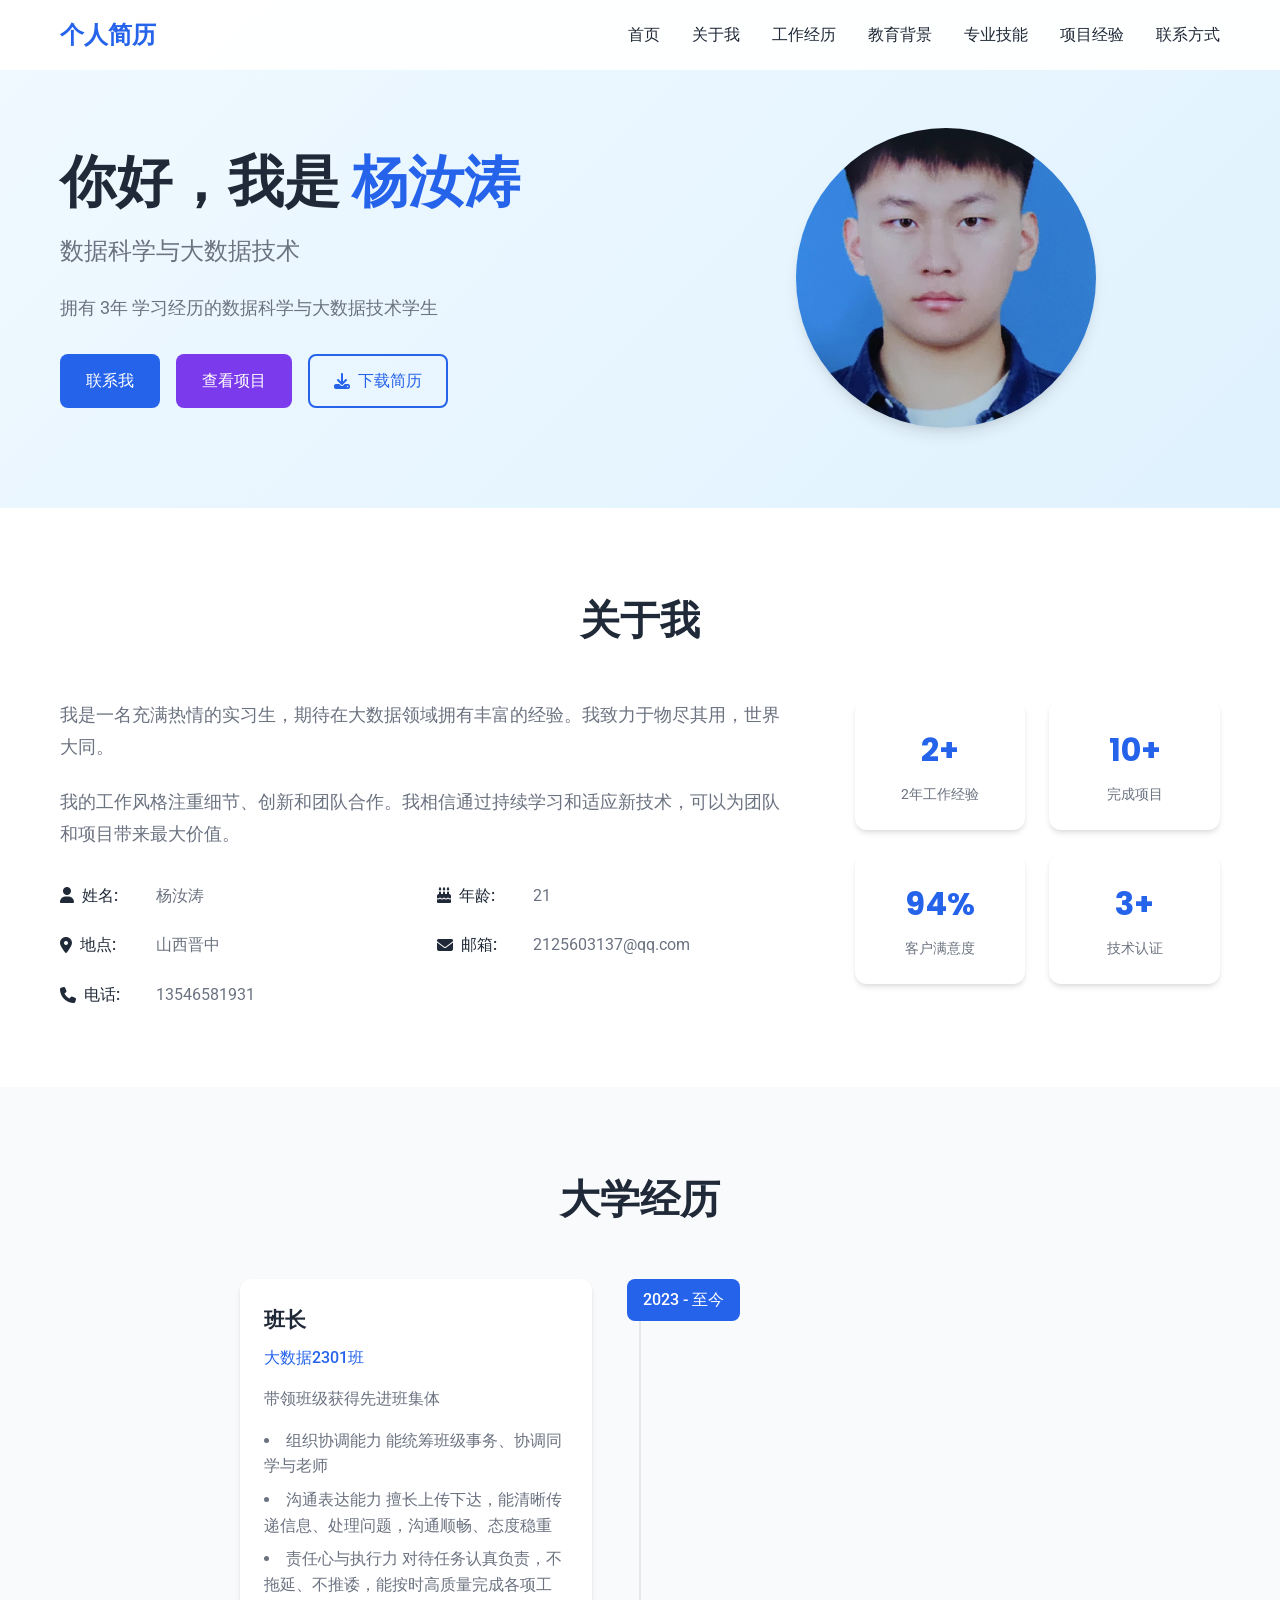
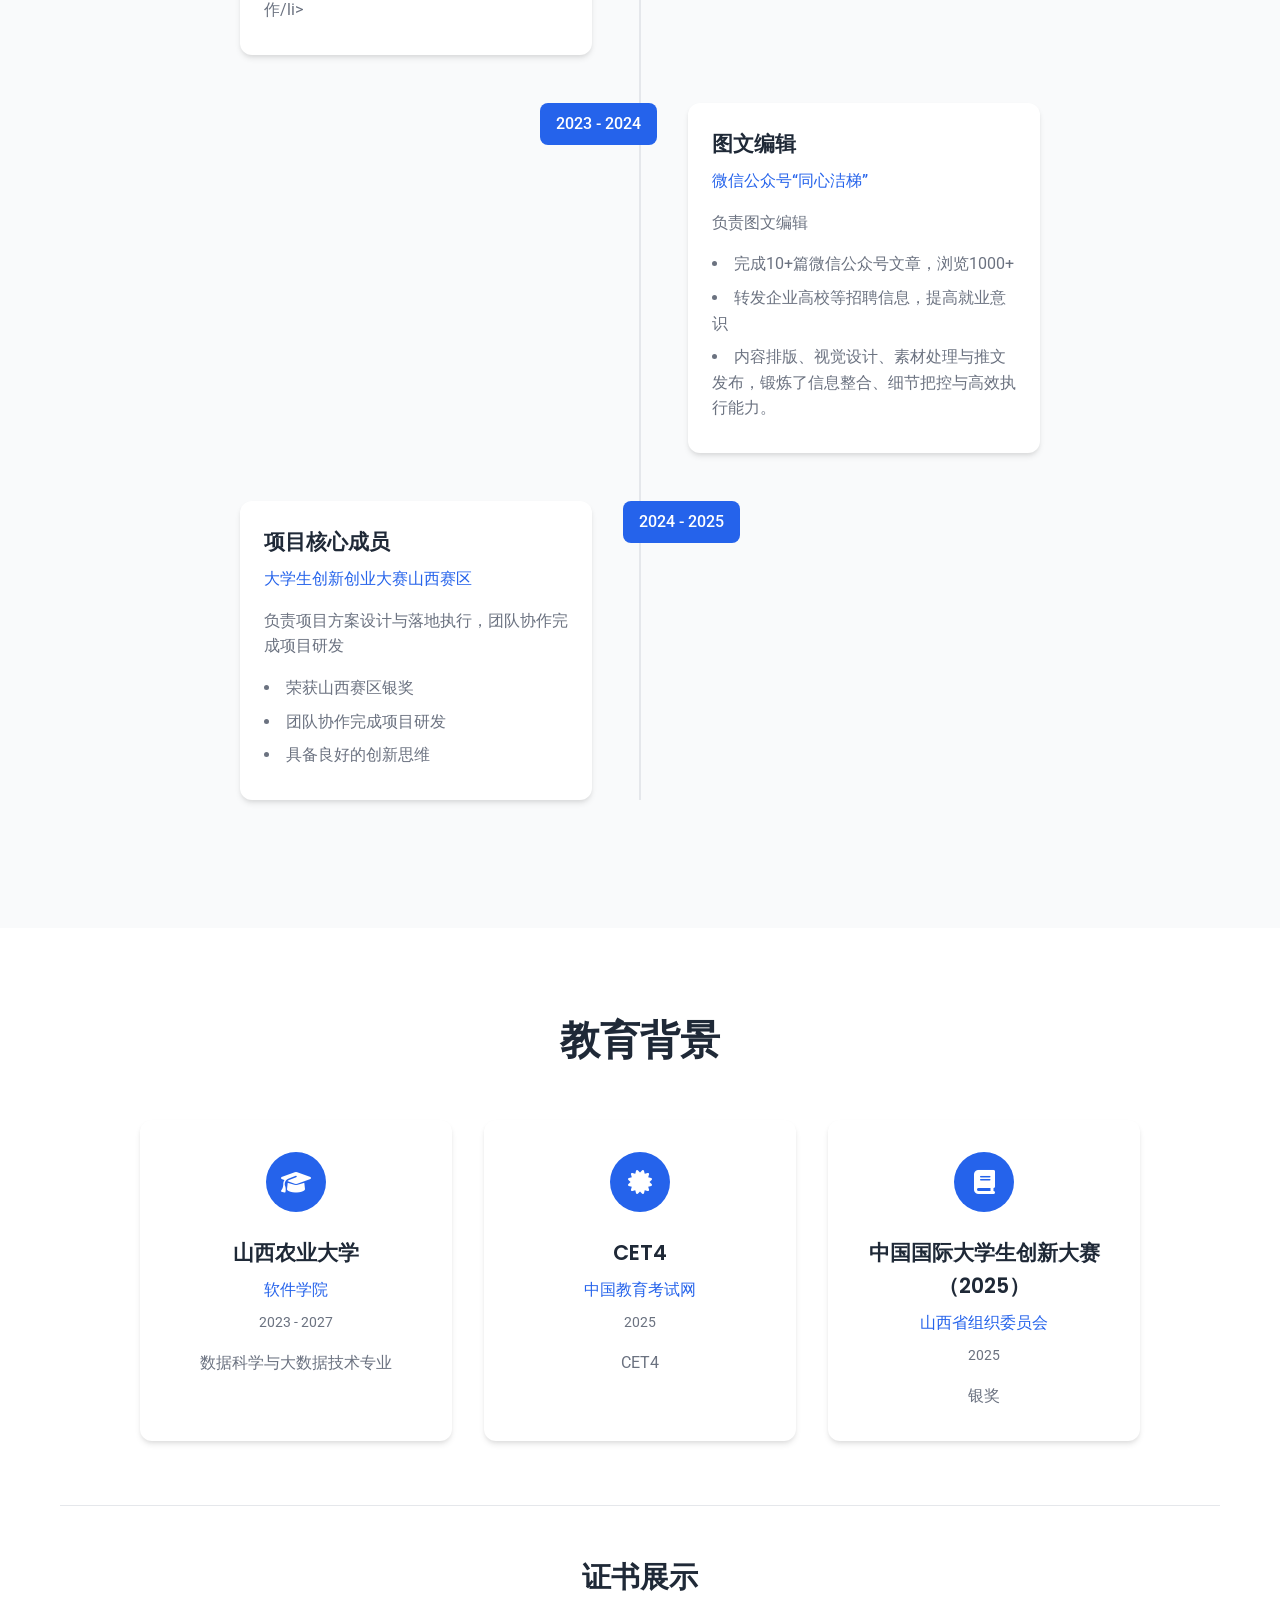
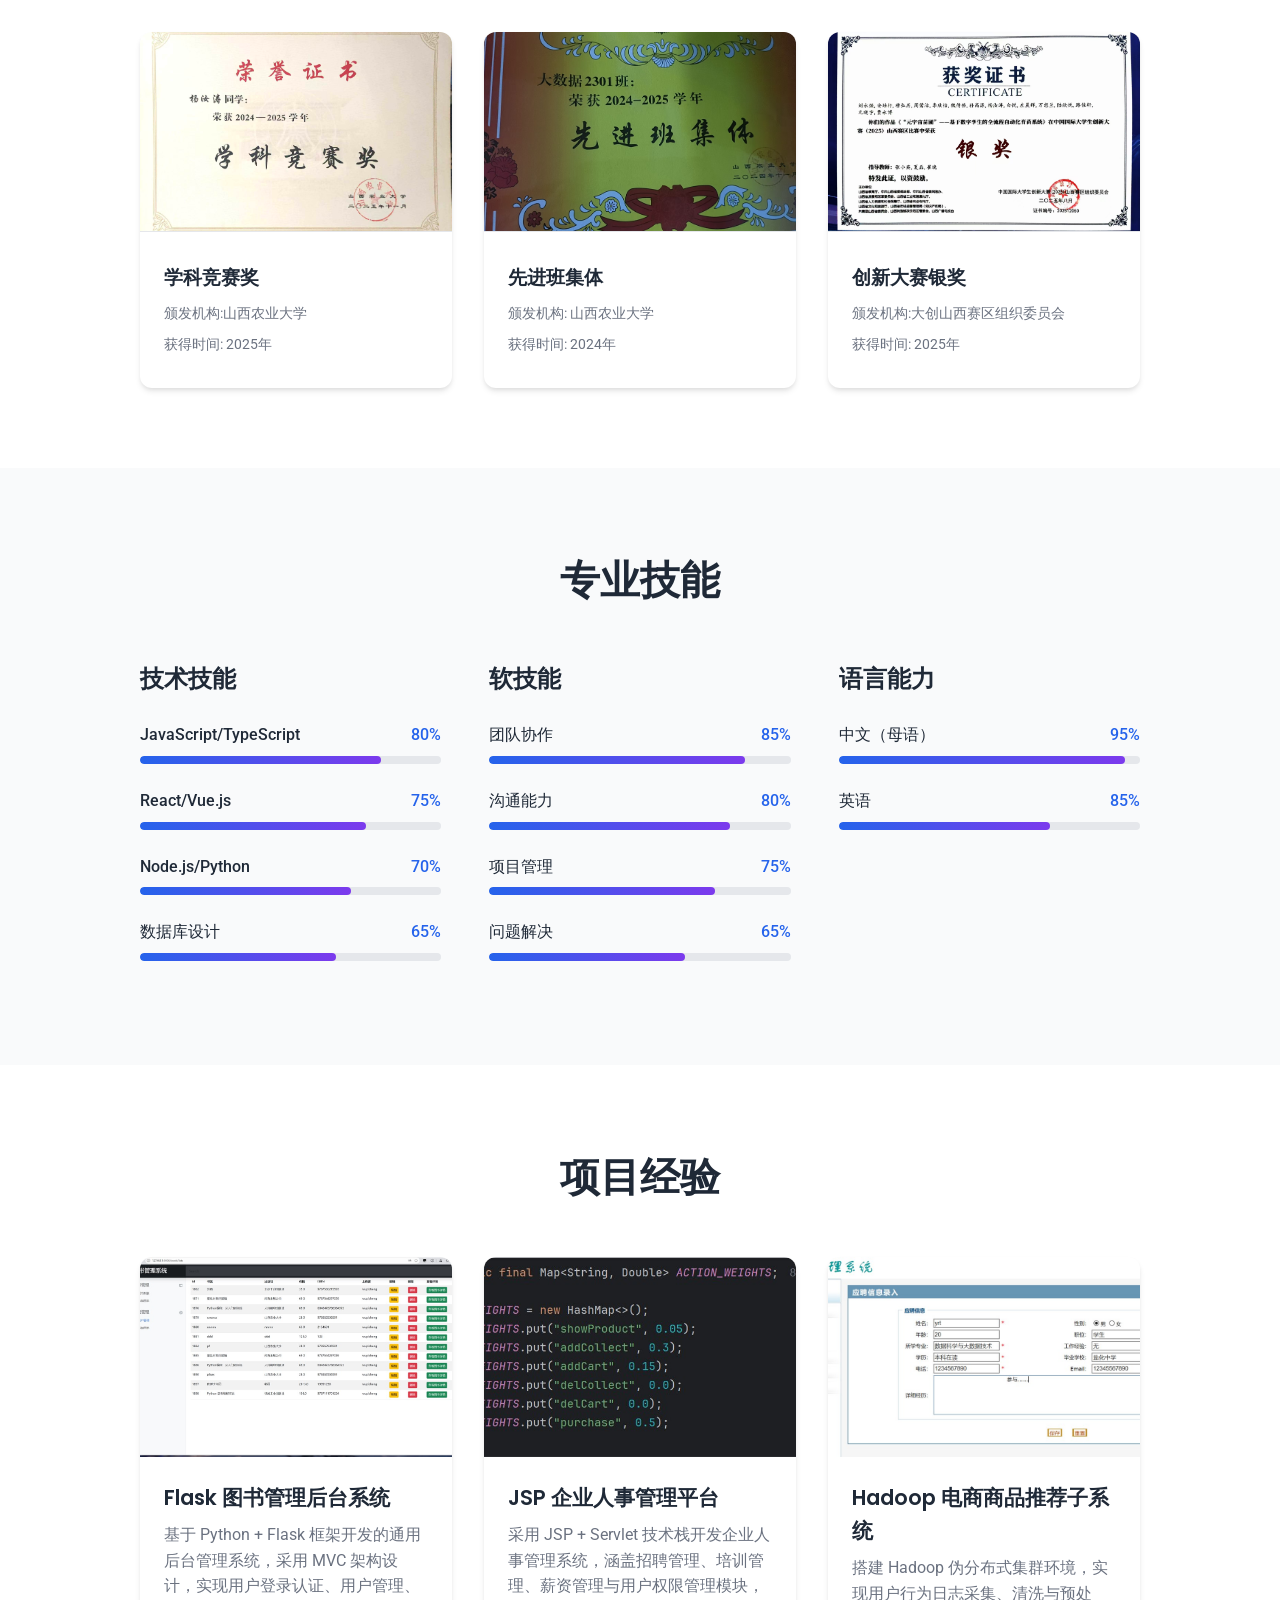
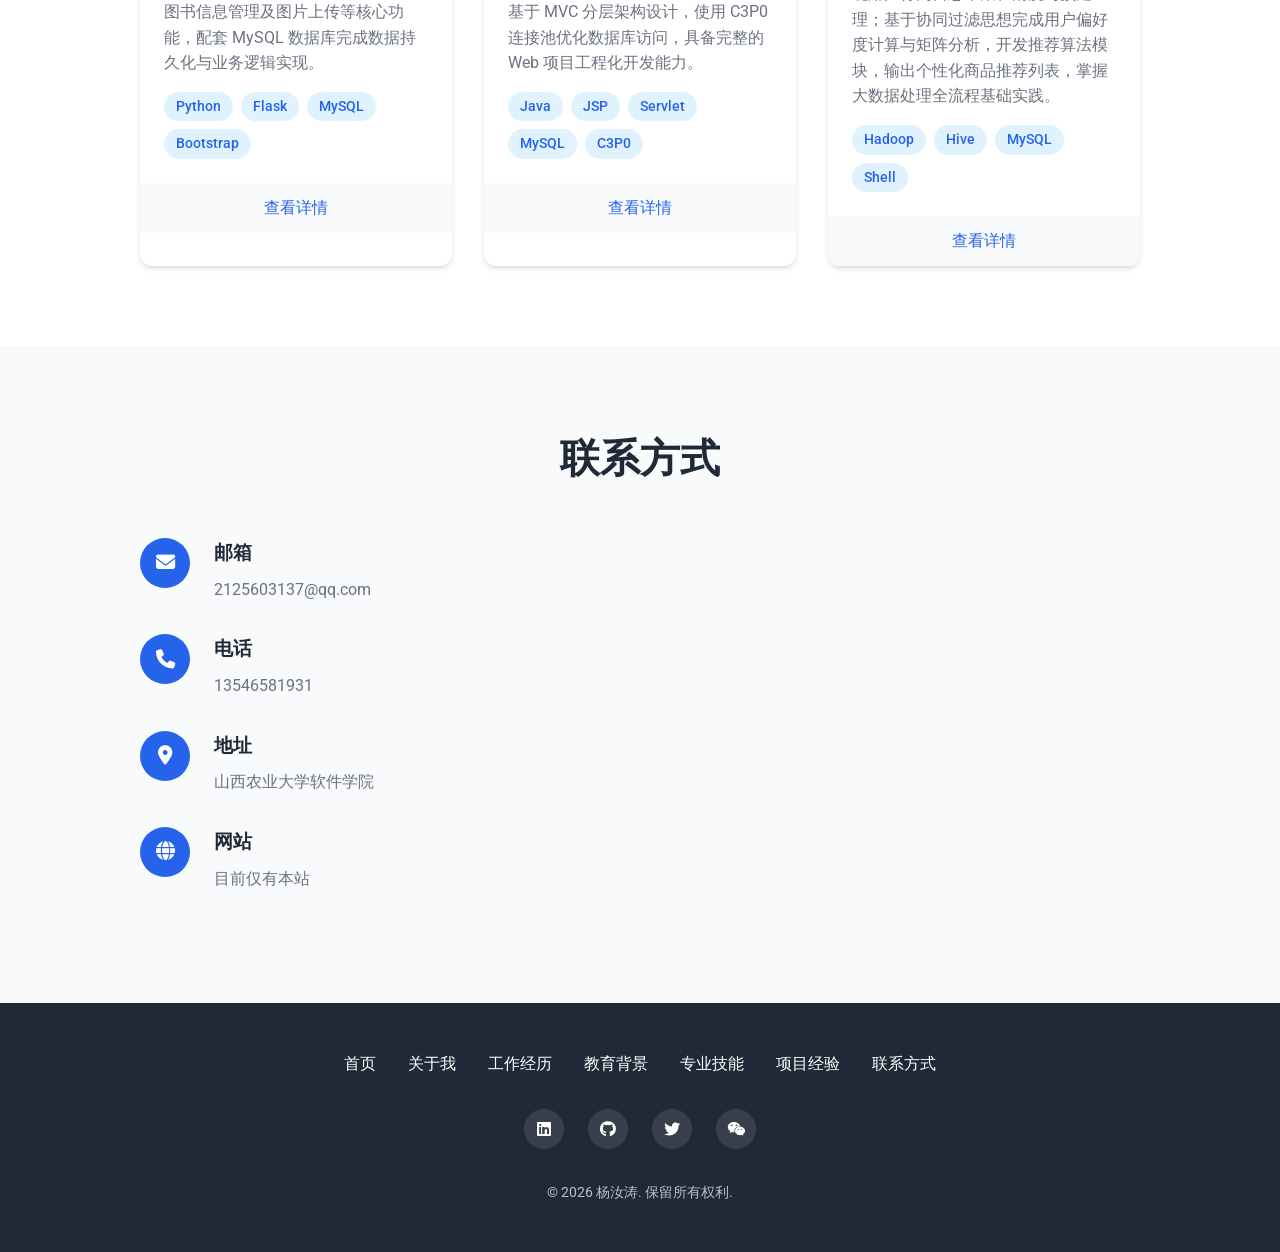
<file: index.html>
<!DOCTYPE html>
<html lang="zh-CN">
<head>
    <meta charset="UTF-8">
    <meta name="viewport" content="width=device-width, initial-scale=1.0">
    <title>个人简历 - 杨汝涛</title>
    <link rel="stylesheet" href="style.css">
    <link rel="stylesheet" href="https://cdnjs.cloudflare.com/ajax/libs/font-awesome/6.4.0/css/all.min.css">
        <link href="https://fonts.googleapis.com/css2?family=Poppins:wght@300;400;500;600;700&family=Roboto:wght@300;400;500&display=swap" rel="stylesheet">
    
    <!-- 设备检测脚本 -->
    <script>
        // 设备检测函数
        function isMobileDevice() {
            // 检查用户代理
            const userAgent = navigator.userAgent || navigator.vendor || window.opera;
            
            // 移动设备正则表达式
            const mobileRegex = /Android|webOS|iPhone|iPad|iPod|BlackBerry|IEMobile|Opera Mini/i;
            
            // 检查屏幕宽度
            const isMobileScreen = window.innerWidth <= 768;
            
            // 检查触摸支持
            const hasTouch = 'ontouchstart' in window || navigator.maxTouchPoints > 0;
            
            // 如果是移动设备且屏幕宽度小于768px，或者有触摸支持且屏幕较小
            return mobileRegex.test(userAgent) || (isMobileScreen && hasTouch);
        }
        
        // 检查是否应该重定向到手机版
        function checkDeviceAndRedirect() {
            // 如果已经是mobile.html，不处理
            if (window.location.pathname.includes('mobile.html')) {
                return;
            }
            
            // 检查是否是移动设备
            if (isMobileDevice()) {
                // 检查是否已经重定向过（防止循环）
                const hasRedirected = sessionStorage.getItem('redirectedToMobile');
                
                if (!hasRedirected) {
                    sessionStorage.setItem('redirectedToMobile', 'true');
                    
                    // 延迟重定向，避免闪烁
                    setTimeout(() => {
                        window.location.href = 'mobile.html';
                    }, 100);
                }
            } else {
                // 如果是桌面设备，确保清除重定向标记
                sessionStorage.removeItem('redirectedToMobile');
            }
        }
        
        // 页面加载时检查
        document.addEventListener('DOMContentLoaded', checkDeviceAndRedirect);
        
        // 窗口大小改变时重新检查
        window.addEventListener('resize', function() {
            // 防抖处理，避免频繁触发
            clearTimeout(this.resizeTimer);
            this.resizeTimer = setTimeout(checkDeviceAndRedirect, 250);
        });
    </script>
</head>
<body>
    <!-- 导航栏 -->
    <nav class="navbar">
        <div class="container">
            <div class="logo">个人简历</div>
            <ul class="nav-links">
                <li><a href="#home">首页</a></li>
                <li><a href="#about">关于我</a></li>
                <li><a href="#experience">工作经历</a></li>
                <li><a href="#education">教育背景</a></li>
                <li><a href="#skills">专业技能</a></li>
                <li><a href="#projects">项目经验</a></li>
                <li><a href="#contact">联系方式</a></li>
            </ul>
            <button class="menu-toggle">
                <i class="fas fa-bars"></i>
            </button>
        </div>
    </nav>

    <!-- 首页 -->
    <section id="home" class="hero">
        <div class="container">
            <div class="hero-content">
                <div class="hero-text">
                    <h1 class="hero-title">你好，我是 <span class="highlight">杨汝涛</span></h1>
                    <p class="hero-subtitle">数据科学与大数据技术</p>
                    <p class="hero-description">拥有 3年 学习经历的数据科学与大数据技术学生</p>
                    <div class="hero-buttons">
                        <a href="#contact" class="btn btn-primary">联系我</a>
                        <a href="#projects" class="btn btn-secondary">查看项目</a>
                        <a href="resume.pdf" class="btn btn-outline" download>
                            <i class="fas fa-download"></i> 下载简历
                        </a>
                    </div>
                </div>
                                <div class="hero-image">
                    <!-- 个人头像 - 替换为您的照片 -->
                    <div class="profile-image-container">
                        <img src="images/profile_placeholder.jpg" alt="个人头像" class="profile-image">
                        <div class="image-overlay">
                            <span class="image-label">山西农业大学</span>
                            <small>数据科学与大数据技术</small>
                        </div>
                    </div>
                </div>
            </div>
        </div>
    </section>

    <!-- 关于我 -->
    <section id="about" class="section">
        <div class="container">
            <h2 class="section-title">关于我</h2>
            <div class="about-content">
                <div class="about-text">
                    <p>我是一名充满热情的实习生，期待在大数据领域拥有丰富的经验。我致力于物尽其用，世界大同。</p>
                    <p>我的工作风格注重细节、创新和团队合作。我相信通过持续学习和适应新技术，可以为团队和项目带来最大价值。</p>
                    <div class="personal-info">
                        <div class="info-item">
                            <span class="info-label"><i class="fas fa-user"></i> 姓名:</span>
                            <span class="info-value">杨汝涛</span>
                        </div>
                        <div class="info-item">
                            <span class="info-label"><i class="fas fa-birthday-cake"></i> 年龄:</span>
                            <span class="info-value">21</span>
                        </div>
                        <div class="info-item">
                            <span class="info-label"><i class="fas fa-map-marker-alt"></i> 地点:</span>
                            <span class="info-value">山西晋中</span>
                        </div>
                        <div class="info-item">
                            <span class="info-label"><i class="fas fa-envelope"></i> 邮箱:</span>
                            <span class="info-value">2125603137@qq.com</span>
                        </div>
                        <div class="info-item">
                            <span class="info-label"><i class="fas fa-phone"></i> 电话:</span>
                            <span class="info-value">13546581931</span>
                        </div>
                    </div>
                </div>
                <div class="about-stats">
                    <div class="stat-card">
                        <div class="stat-number">2+</div>
                        <div class="stat-label">2年工作经验</div>
                    </div>
                    <div class="stat-card">
                        <div class="stat-number">10+</div>
                        <div class="stat-label">完成项目</div>
                    </div>
                    <div class="stat-card">
                        <div class="stat-number">94%</div>
                        <div class="stat-label">客户满意度</div>
                    </div>
                    <div class="stat-card">
                        <div class="stat-number">3+</div>
                        <div class="stat-label">技术认证</div>
                    </div>
                </div>
            </div>
        </div>
    </section>

    <!-- 工作经历 -->
    <section id="experience" class="section bg-light">
        <div class="container">
            <h2 class="section-title">大学经历</h2>
            <div class="timeline">
                <div class="timeline-item">
                    <div class="timeline-date">2023 - 至今</div>
                    <div class="timeline-content">
                        <h3 class="timeline-title">班长</h3>
                        <h4 class="timeline-company">大数据2301班</h4>
                        <p>带领班级获得先进班集体</p>
                        <ul>
                            <li>组织协调能力 能统筹班级事务、协调同学与老师</li>
                            <li>沟通表达能力 擅长上传下达，能清晰传递信息、处理问题，沟通顺畅、态度稳重</li>
                            <li>责任心与执行力 对待任务认真负责，不拖延、不推诿，能按时高质量完成各项工作/li>
                        </ul>
                    </div>
                </div>
                <div class="timeline-item">
                    <div class="timeline-date">2023 - 2024</div>
                    <div class="timeline-content">
                        <h3 class="timeline-title">图文编辑</h3>
                        <h4 class="timeline-company">微信公众号“同心洁梯”</h4>
                        <p>负责图文编辑</p>
                        <ul>
                            <li>完成10+篇微信公众号文章，浏览1000+</li>
                            <li>转发企业高校等招聘信息，提高就业意识</li>
                            <li>内容排版、视觉设计、素材处理与推文发布，锻炼了信息整合、细节把控与高效执行能力。</li>
                        </ul>
                    </div>
                </div>
                <div class="timeline-item">
                    <div class="timeline-date">2024 - 2025</div>
                    <div class="timeline-content">
                        <h3 class="timeline-title">项目核心成员 </h3>
                        <h4 class="timeline-company">大学生创新创业大赛山西赛区</h4>
                        <p>负责项目方案设计与落地执行，团队协作完成项目研发</p>
                        <ul>
                            <li>荣获山西赛区银奖</li>
                            <li>团队协作完成项目研发</li>
                            <li>具备良好的创新思维</li>
                        </ul>
                    </div>
                </div>
            </div>
        </div>
    </section>

        <!-- 教育背景 -->
    <section id="education" class="section">
        <div class="container">
            <h2 class="section-title">教育背景</h2>
            <div class="education-grid">
                <div class="education-card">
                    <div class="education-icon">
                        <i class="fas fa-graduation-cap"></i>
                    </div>
                    <h3 class="education-degree">山西农业大学</h3>
                    <h4 class="education-school">软件学院</h4>
                    <div class="education-date">2023 - 2027</div>
                    <p class="education-desc">数据科学与大数据技术专业</p>
                </div>
                <div class="education-card">
                    <div class="education-icon">
                        <i class="fas fa-certificate"></i>
                    </div>
                    <h3 class="education-degree">CET4</h3>
                    <h4 class="education-school">中国教育考试网</h4>
                    <div class="education-date">2025</div>
                    <p class="education-desc">CET4</p>
                </div>
                <div class="education-card">
                    <div class="education-icon">
                        <i class="fas fa-book"></i>
                    </div>
                    <h3 class="education-degree">中国国际大学生创新大赛（2025）</h3>
                    <h4 class="education-school">山西省组织委员会</h4>
                    <div class="education-date">2025</div>
                    <p class="education-desc">银奖</p>
                </div>
            </div>
            
            <!-- 证书展示区 -->
            <div class="certificates-section">
                <h3 class="subsection-title">证书展示</h3>
                <div class="certificates-grid">
                    <div class="certificate-item">
                        <img src="images/certificate1_placeholder.jpg" alt="证书1" class="certificate-img">
                        <div class="certificate-info">
                            <h4>学科竞赛奖</h4>
                            <p>颁发机构:山西农业大学</p>
                            <p>获得时间: 2025年</p>
                        </div>
                    </div>
                    <div class="certificate-item">
                        <img src="images/certificate2_placeholder.jpg" alt="证书2" class="certificate-img">
                        <div class="certificate-info">
                            <h4>先进班集体</h4>
                            <p>颁发机构: 山西农业大学</p>
                            <p>获得时间: 2024年</p>
                        </div>
                    </div>
                    <div class="certificate-item">
                        <img src="images/certificate3_placeholder.jpg" alt="证书3" class="certificate-img">
                        <div class="certificate-info">
                            <h4>创新大赛银奖</h4>
                            <p>颁发机构:大创山西赛区组织委员会</p>
                            <p>获得时间: 2025年</p>
                        </div>
                    </div>
                </div>
            </div>
        </div>
    </section>

    <!-- 专业技能 -->
    <section id="skills" class="section bg-light">
        <div class="container">
            <h2 class="section-title">专业技能</h2>
            <div class="skills-container">
                <div class="skills-category">
                    <h3 class="skills-category-title">技术技能</h3>
                    <div class="skill-item">
                        <div class="skill-info">
                            <span class="skill-name">JavaScript/TypeScript</span>
                            <span class="skill-percent">80%</span>
                        </div>
                        <div class="skill-bar">
                            <div class="skill-progress" style="width: 80%"></div>
                        </div>
                    </div>
                    <div class="skill-item">
                        <div class="skill-info">
                            <span class="skill-name">React/Vue.js</span>
                            <span class="skill-percent">75%</span>
                        </div>
                        <div class="skill-bar">
                            <div class="skill-progress" style="width: 75%"></div>
                        </div>
                    </div>
                    <div class="skill-item">
                        <div class="skill-info">
                            <span class="skill-name">Node.js/Python</span>
                            <span class="skill-percent">70%</span>
                        </div>
                        <div class="skill-bar">
                            <div class="skill-progress" style="width: 70%"></div>
                        </div>
                    </div>
                    <div class="skill-item">
                        <div class="skill-info">
                            <span class="skill-name">数据库设计</span>
                            <span class="skill-percent">65%</span>
                        </div>
                        <div class="skill-bar">
                            <div class="skill-progress" style="width: 65%"></div>
                        </div>
                    </div>
                </div>
                <div class="skills-category">
                    <h3 class="skills-category-title">软技能</h3>
                    <div class="skill-item">
                        <div class="skill-info">
                            <span class="skill-name">团队协作</span>
                            <span class="skill-percent">85%</span>
                        </div>
                        <div class="skill-bar">
                            <div class="skill-progress" style="width: 85%"></div>
                        </div>
                    </div>
                    <div class="skill-item">
                        <div class="skill-info">
                            <span class="skill-name">沟通能力</span>
                            <span class="skill-percent">80%</span>
                        </div>
                        <div class="skill-bar">
                            <div class="skill-progress" style="width: 80%"></div>
                        </div>
                    </div>
                    <div class="skill-item">
                        <div class="skill-info">
                            <span class="skill-name">项目管理</span>
                            <span class="skill-percent">75%</span>
                        </div>
                        <div class="skill-bar">
                            <div class="skill-progress" style="width: 75%"></div>
                        </div>
                    </div>
                    <div class="skill-item">
                        <div class="skill-info">
                            <span class="skill-name">问题解决</span>
                            <span class="skill-percent">65%</span>
                        </div>
                        <div class="skill-bar">
                            <div class="skill-progress" style="width: 65%"></div>
                        </div>
                    </div>
                </div>
                <div class="skills-category">
                    <h3 class="skills-category-title">语言能力</h3>
                    <div class="skill-item">
                        <div class="skill-info">
                            <span class="skill-name">中文（母语）</span>
                            <span class="skill-percent">95%</span>
                        </div>
                        <div class="skill-bar">
                            <div class="skill-progress" style="width: 95%"></div>
                        </div>
                    </div>
                    <div class="skill-item">
                        <div class="skill-info">
                            <span class="skill-name">英语</span>
                            <span class="skill-percent">85%</span>
                        </div>
                        <div class="skill-bar">
                            <div class="skill-progress" style="width: 70%"></div>
                        </div>
                    </div>
                </div>
            </div>
        </div>
    </section>

    <!-- 项目经验 -->
    <section id="projects" class="section">
    <div class="container">
        <h2 class="section-title">项目经验</h2>
        <div class="projects-grid">
            <!-- 项目1：Python Flask 通用后台管理系统 -->
            <div class="project-card">
                <div class="project-image">
                    <img src="images/project1_placeholder.jpg" alt="Flask图书管理后台" class="project-screenshot">
                    <div class="image-overlay">
                        <span class="image-label">项目1截图</span>
                        <small>images/project1.jpg</small>
                    </div>
                </div>
                <h3 class="project-title">Flask 图书管理后台系统</h3>
                <p class="project-desc">基于 Python + Flask 框架开发的通用后台管理系统，采用 MVC 架构设计，实现用户登录认证、用户管理、图书信息管理及图片上传等核心功能，配套 MySQL 数据库完成数据持久化与业务逻辑实现。</p>
                <div class="project-tech">
                    <span class="tech-tag">Python</span>
                    <span class="tech-tag">Flask</span>
                    <span class="tech-tag">MySQL</span>
                    <span class="tech-tag">Bootstrap</span>
                </div>
                <a href="#" class="project-link">查看详情</a>
            </div>

            <!-- 项目2：人事管理系统（JSP + Servlet） -->
            <div class="project-card">
                <div class="project-image">
                    <img src="images/project2_placeholder.jpg" alt="JSP人事管理系统" class="project-screenshot">
                    <div class="image-overlay">
                        <span class="image-label">项目2截图</span>
                        <small>images/project2.jpg</small>
                    </div>
                </div>
                <h3 class="project-title">JSP 企业人事管理平台</h3>
                <p class="project-desc">采用 JSP + Servlet 技术栈开发企业人事管理系统，涵盖招聘管理、培训管理、薪资管理与用户权限管理模块，基于 MVC 分层架构设计，使用 C3P0 连接池优化数据库访问，具备完整的 Web 项目工程化开发能力。</p>
                <div class="project-tech">
                    <span class="tech-tag">Java</span>
                    <span class="tech-tag">JSP</span>
                    <span class="tech-tag">Servlet</span>
                    <span class="tech-tag">MySQL</span>
                    <span class="tech-tag">C3P0</span>
                </div>
                <a href="#" class="project-link">查看详情</a>
            </div>

            <!-- 项目3：电商商品推荐子系统（大数据） -->
            <div class="project-card">
                <div class="project-image">
                    <img src="images/project3_placeholder.jpg" alt="Hadoop电商推荐" class="project-screenshot">
                    <div class="image-overlay">
                        <span class="image-label">项目3截图</span>
                        <small>images/project3.jpg</small>
                    </div>
                </div>
                <h3 class="project-title">Hadoop 电商商品推荐子系统</h3>
                <p class="project-desc">搭建 Hadoop 伪分布式集群环境，实现用户行为日志采集、清洗与预处理；基于协同过滤思想完成用户偏好度计算与矩阵分析，开发推荐算法模块，输出个性化商品推荐列表，掌握大数据处理全流程基础实践。</p>
                <div class="project-tech">
                    <span class="tech-tag">Hadoop</span>
                    <span class="tech-tag">Hive</span>
                    <span class="tech-tag">MySQL</span>
                    <span class="tech-tag">Shell</span>
                </div>
                <a href="#" class="project-link">查看详情</a>
            </div>
        </div>
    </div>
</section>

    <!-- 联系方式 -->
    <section id="contact" class="section bg-light">
        <div class="container">
            <h2 class="section-title">联系方式</h2>
            <div class="contact-content">
                <div class="contact-info">
                    <div class="contact-item">
                        <div class="contact-icon">
                            <i class="fas fa-envelope"></i>
                        </div>
                        <div class="contact-details">
                            <h3>邮箱</h3>
                            <p>2125603137@qq.com</p>
                        </div>
                    </div>
                    <div class="contact-item">
                        <div class="contact-icon">
                            <i class="fas fa-phone"></i>
                        </div>
                        <div class="contact-details">
                            <h3>电话</h3>
                            <p>13546581931</p>
                        </div>
                    </div>
                    <div class="contact-item">
                        <div class="contact-icon">
                            <i class="fas fa-map-marker-alt"></i>
                        </div>
                        <div class="contact-details">
                            <h3>地址</h3>
                            <p>山西农业大学软件学院</p>
                        </div>
                    </div>
                    <div class="contact-item">
                        <div class="contact-icon">
                            <i class="fas fa-globe"></i>
                        </div>
                        <div class="contact-details">
                            <h3>网站</h3>
                            <p>目前仅有本站</p>
                        </div>
                    </div>
                </div>
            </div>
        </div>
    </section>

    <!-- 页脚 -->
    <footer class="footer">
        <div class="container">
            <div class="footer-content">
                <div class="footer-links">
                    <a href="#home">首页</a>
                    <a href="#about">关于我</a>
                    <a href="#experience">工作经历</a>
                    <a href="#education">教育背景</a>
                    <a href="#skills">专业技能</a>
                    <a href="#projects">项目经验</a>
                    <a href="#contact">联系方式</a>
                </div>
                
                <div class="social-links">
                    <a href="#" class="social-link">
                        <i class="fab fa-linkedin"></i>
                    </a>
                    <a href="#" class="social-link">
                        <i class="fab fa-github"></i>
                    </a>
                    <a href="#" class="social-link">
                        <i class="fab fa-twitter"></i>
                    </a>
                    <a href="#" class="social-link">
                        <i class="fab fa-weixin"></i>
                    </a>
                </div>
                
                <p class="copyright">
                    &copy; 2026 杨汝涛.  保留所有权利.
                </p>
            </div>
        </div>
    </footer>

    <!-- JavaScript文件 -->
    <script src="script.js"></script>
</body>
</html>
</file>
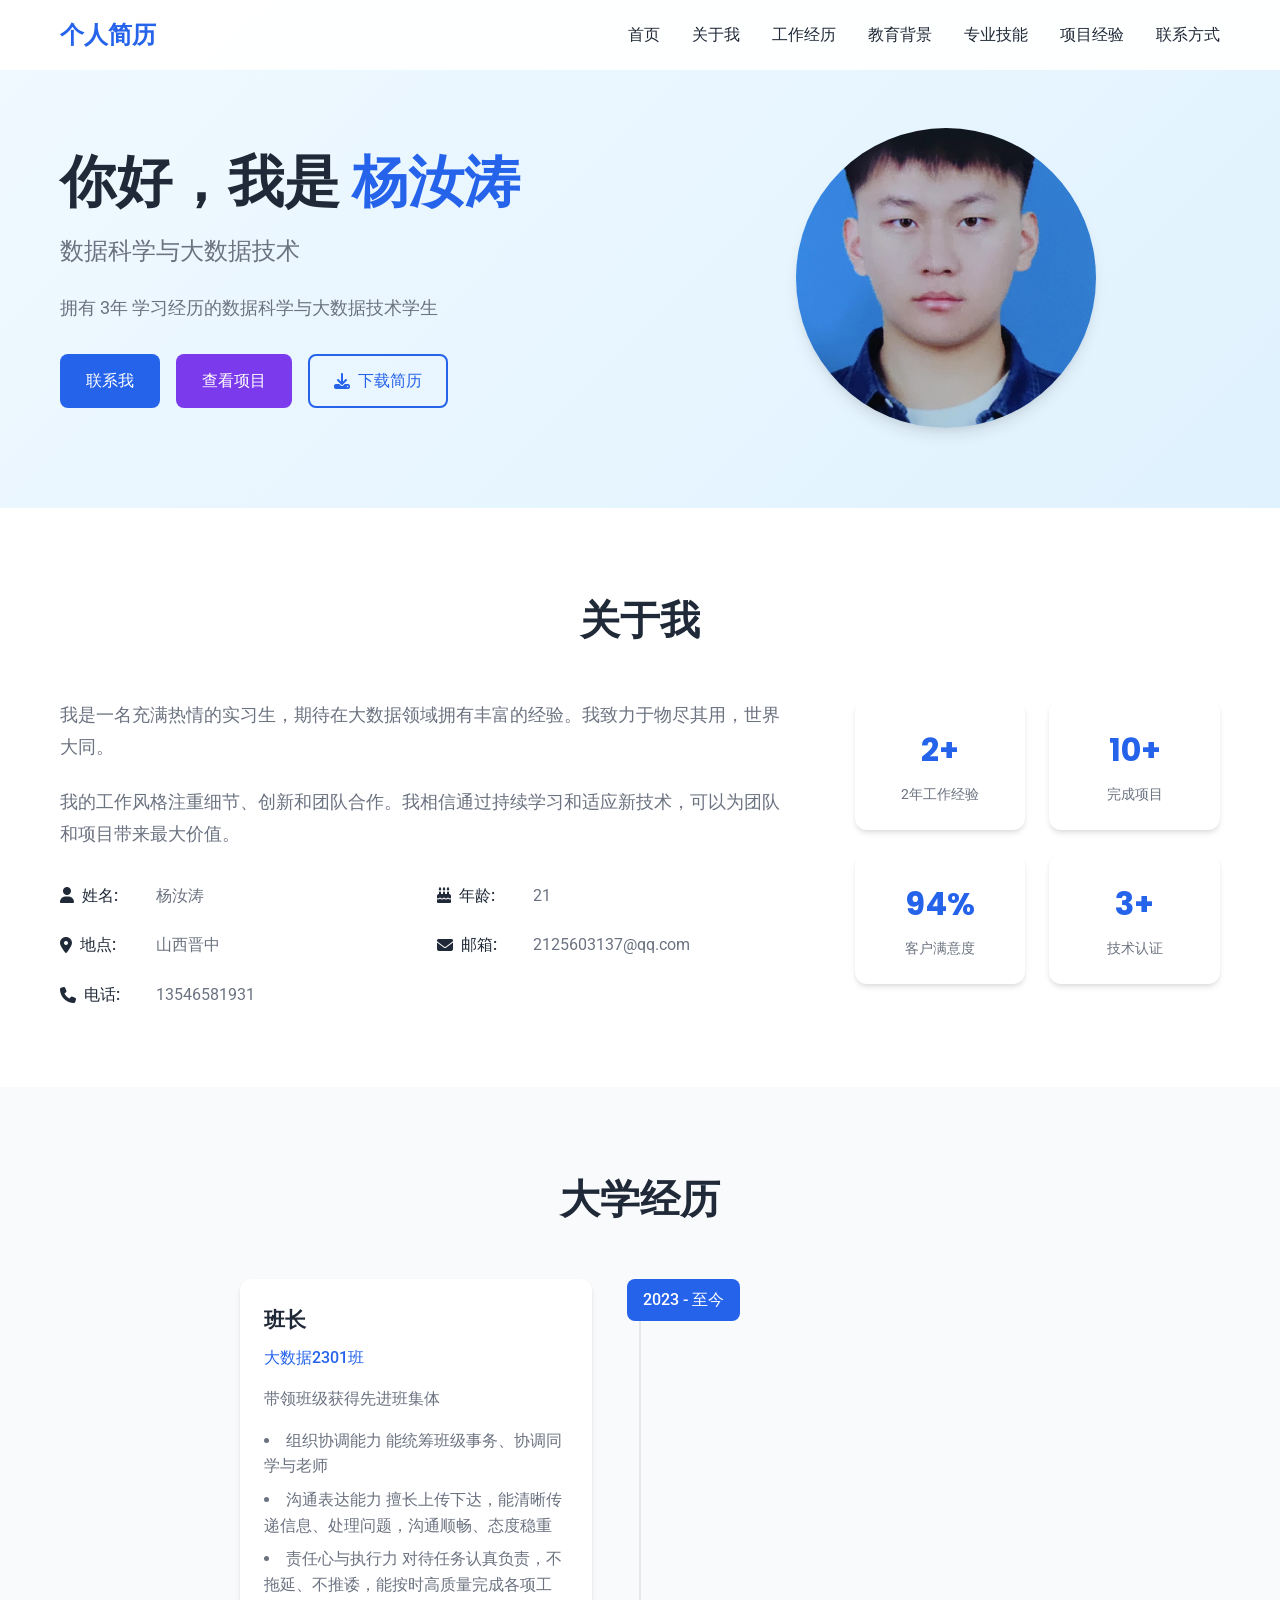
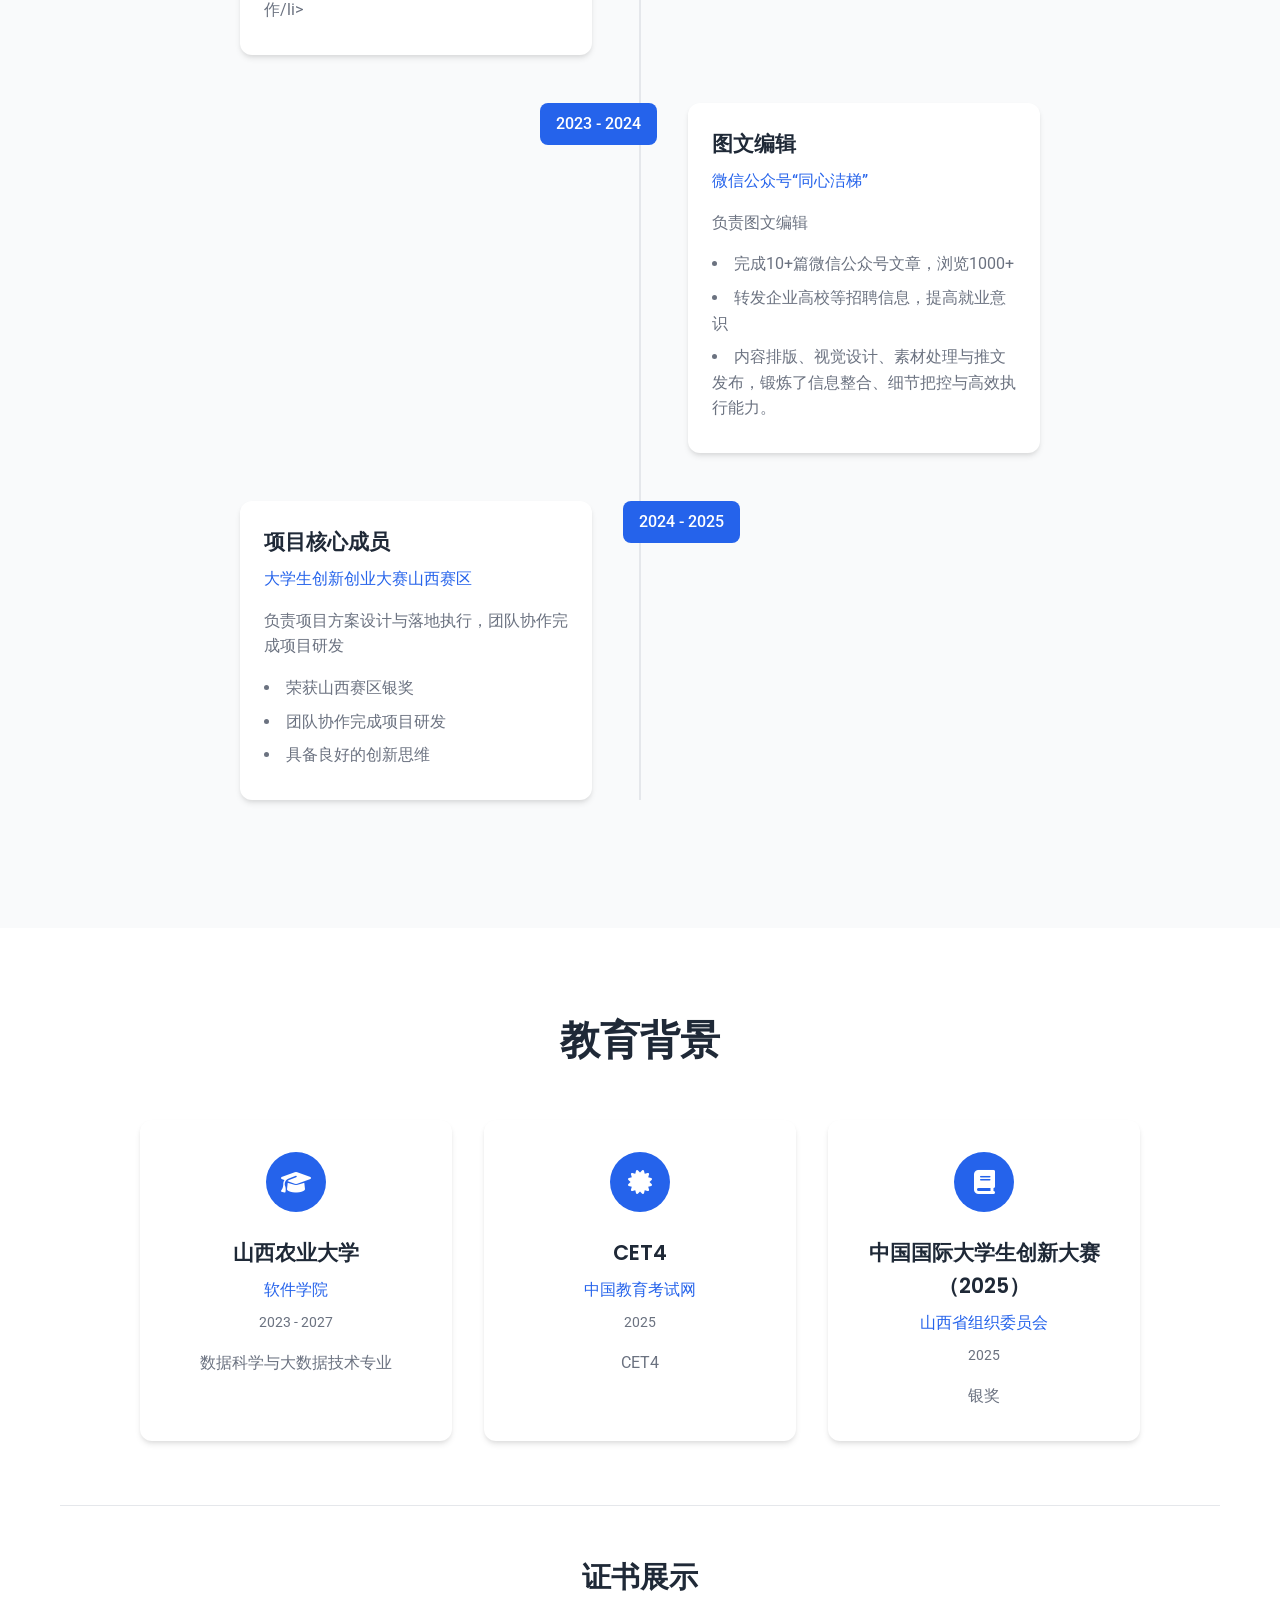
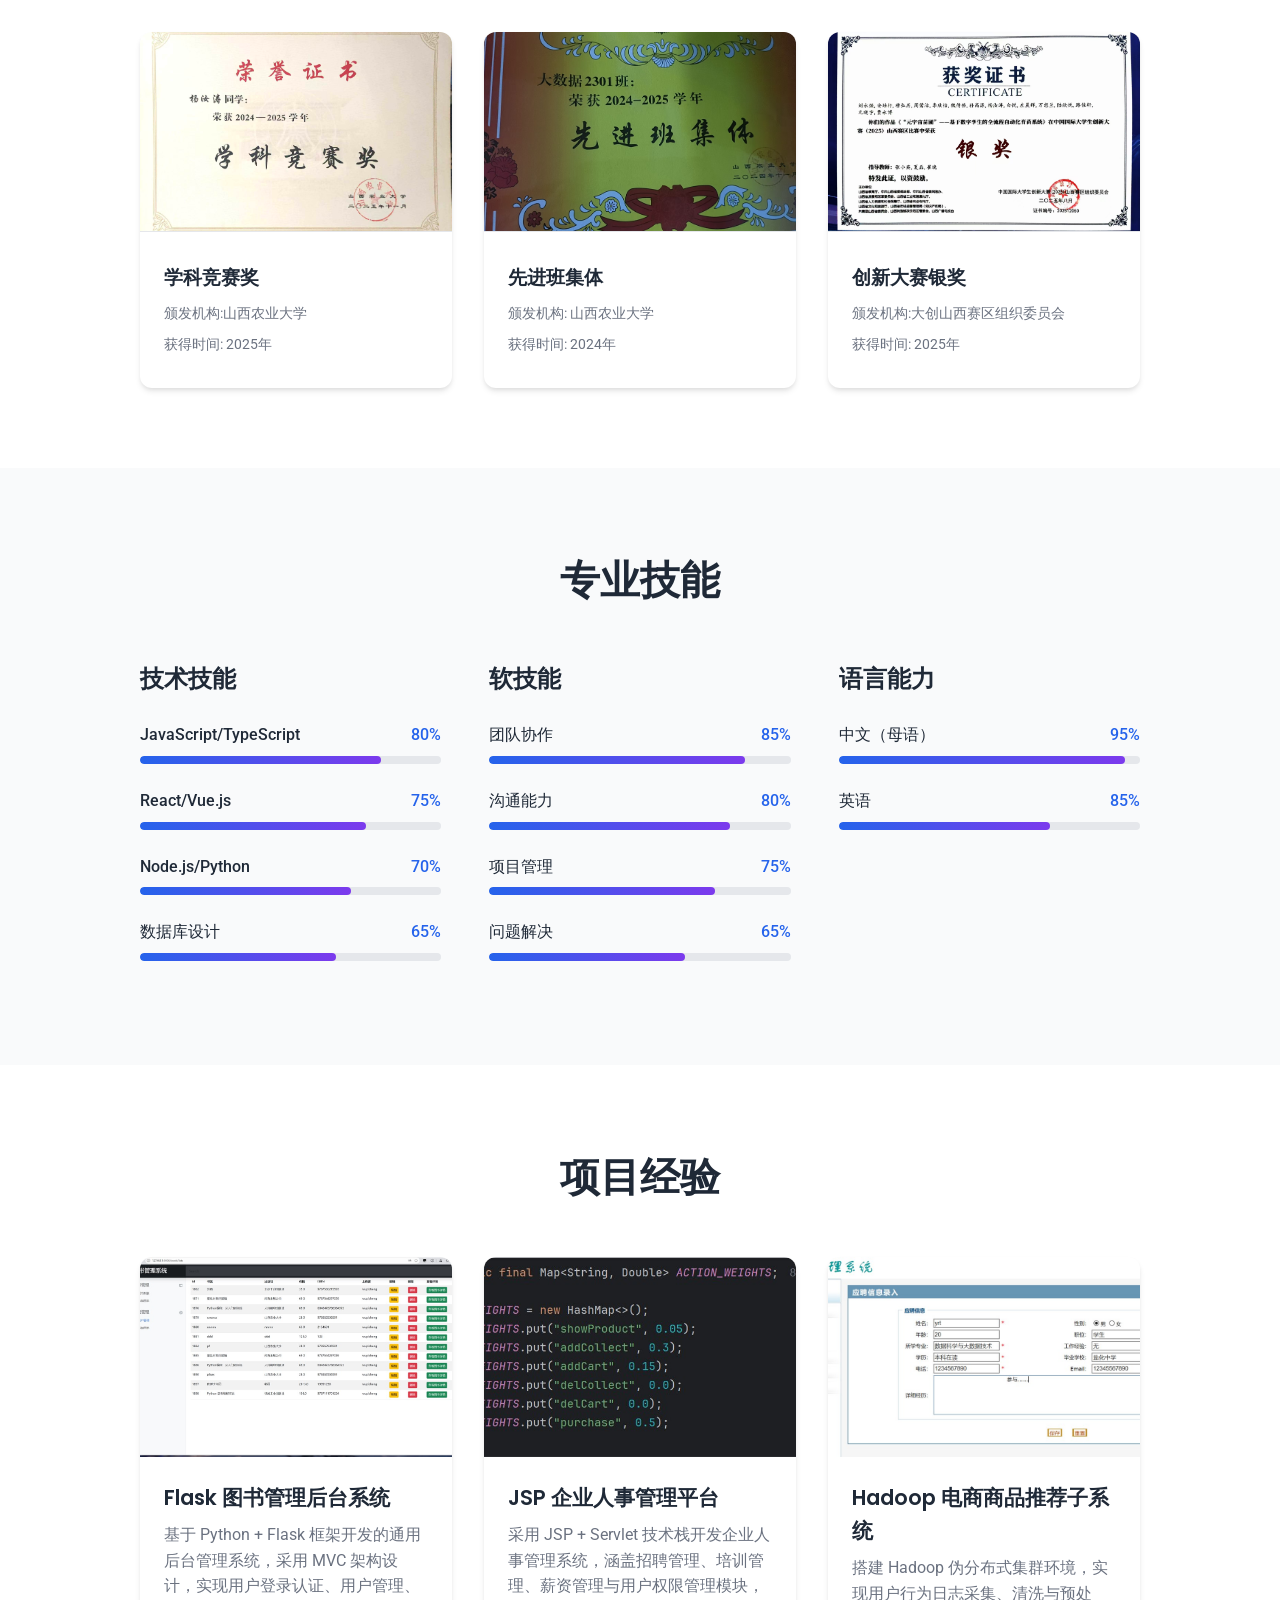
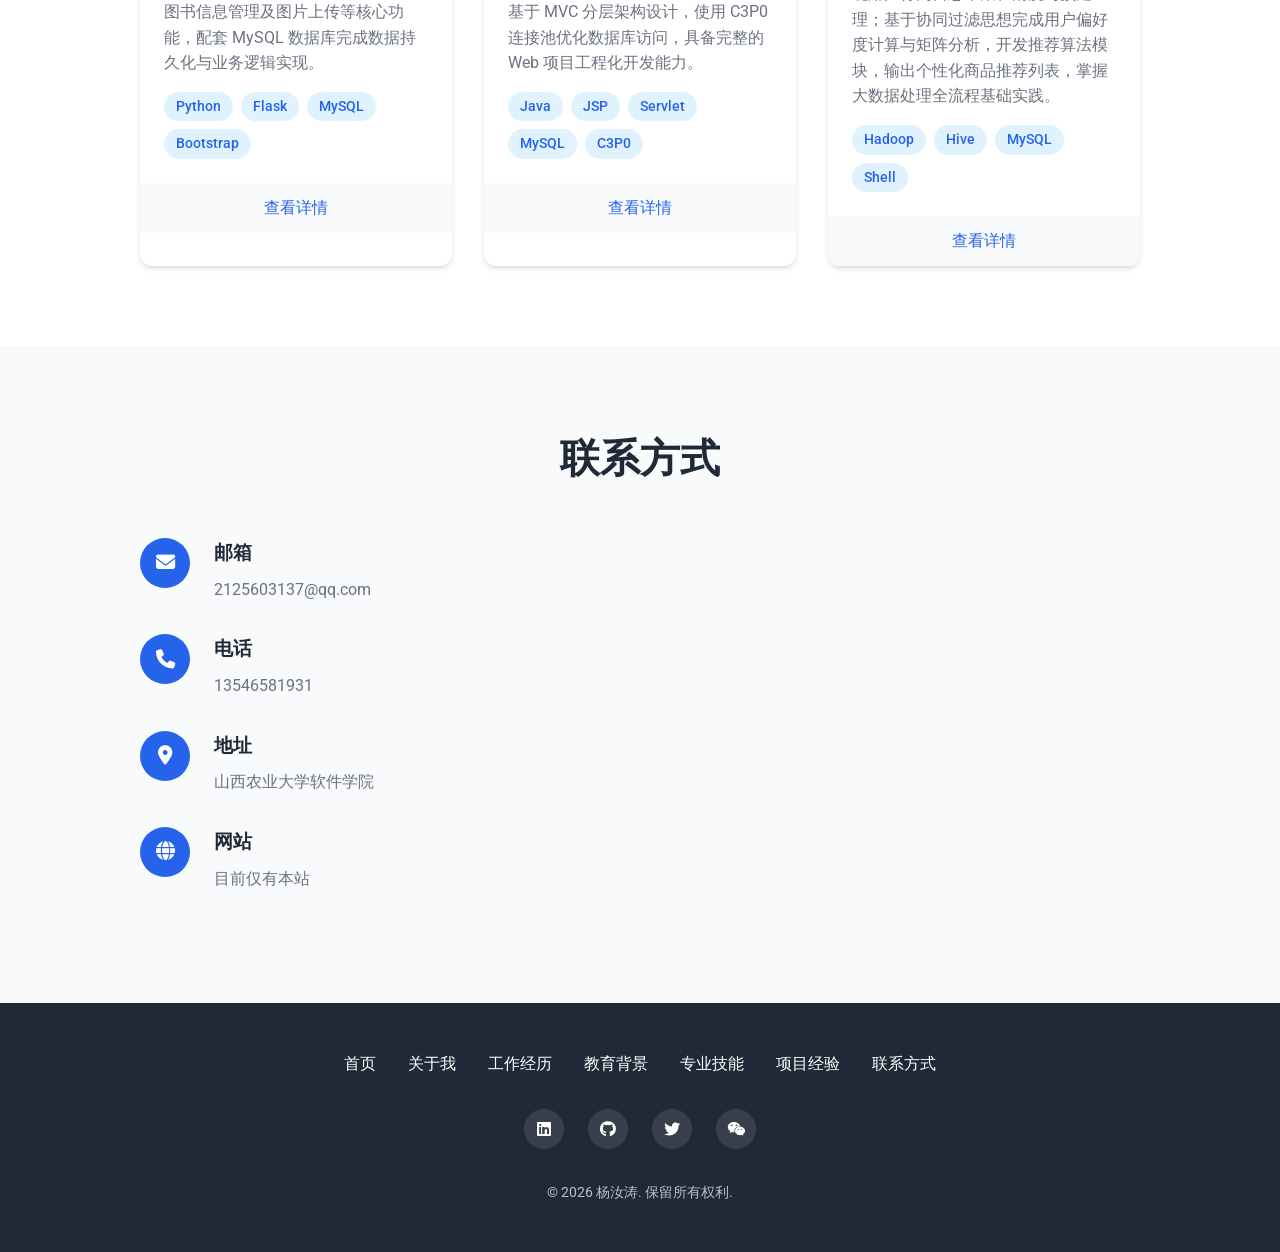
<file: mobile.html>
<!DOCTYPE html>
<html lang="zh-CN">
<head>
    <meta charset="UTF-8">
    <meta name="viewport" content="width=device-width, initial-scale=1.0, maximum-scale=1.0, user-scalable=no">
    <title>手机版简历 - 杨汝涛</title>
    <link rel="stylesheet" href="https://cdnjs.cloudflare.com/ajax/libs/font-awesome/6.4.0/css/all.min.css">
    <link href="https://fonts.googleapis.com/css2?family=Poppins:wght@300;400;500;600;700&family=Roboto:wght@300;400;500&display=swap" rel="stylesheet">
    
    <!-- 设备检测脚本 - 与index.html保持一致 -->
    <script>
        // 设备检测函数
        function isMobileDevice() {
            // 检查用户代理
            const userAgent = navigator.userAgent || navigator.vendor || window.opera;
            
            // 移动设备正则表达式
            const mobileRegex = /Android|webOS|iPhone|iPad|iPod|BlackBerry|IEMobile|Opera Mini/i;
            
            // 检查屏幕宽度
            const isMobileScreen = window.innerWidth <= 768;
            
            // 检查触摸支持
            const hasTouch = 'ontouchstart' in window || navigator.maxTouchPoints > 0;
            
            // 如果是移动设备且屏幕宽度小于768px，或者有触摸支持且屏幕较小
            return mobileRegex.test(userAgent) || (isMobileScreen && hasTouch);
        }
        
        // 检查是否应该重定向到桌面版
        function checkDeviceAndRedirect() {
            // 如果已经是index.html，不处理
            if (window.location.pathname.includes('index.html') || window.location.pathname === '/') {
                return;
            }
            
            // 检查是否是桌面设备
            if (!isMobileDevice()) {
                // 检查是否已经重定向过（防止循环）
                const hasRedirected = sessionStorage.getItem('redirectedToDesktop');
                
                if (!hasRedirected) {
                    sessionStorage.setItem('redirectedToDesktop', 'true');
                    
                    // 延迟重定向，避免闪烁
                    setTimeout(() => {
                        window.location.href = 'index.html';
                    }, 100);
                }
            } else {
                // 如果是移动设备，确保清除重定向标记
                sessionStorage.removeItem('redirectedToDesktop');
            }
        }
        
        // 页面加载时检查
        document.addEventListener('DOMContentLoaded', checkDeviceAndRedirect);
        
        // 窗口大小改变时重新检查
        window.addEventListener('resize', function() {
            // 防抖处理，避免频繁触发
            clearTimeout(this.resizeTimer);
            this.resizeTimer = setTimeout(checkDeviceAndRedirect, 250);
        });
    </script>
    <style>
        /* 手机版专用样式 */
        :root {
            --primary-color: #2563eb;
            --secondary-color: #7c3aed;
            --dark-color: #1f2937;
            --light-color: #f9fafb;
            --gray-color: #6b7280;
            --border-color: #e5e7eb;
            --shadow: 0 2px 4px rgba(0, 0, 0, 0.1);
            --transition: all 0.3s ease;
        }

        * {
            margin: 0;
            padding: 0;
            box-sizing: border-box;
            -webkit-tap-highlight-color: transparent;
        }

        html {
            font-size: 16px;
            scroll-behavior: smooth;
        }

        body {
            font-family: 'Roboto', sans-serif;
            line-height: 1.6;
            color: var(--dark-color);
            background-color: #f5f5f5;
            min-height: 100vh;
            padding: 0;
            margin: 0;
            overflow-x: hidden;
        }

        /* 手机状态栏模拟 */
        .status-bar {
            position: fixed;
            top: 0;
            left: 0;
            right: 0;
            height: 44px;
            background: linear-gradient(to bottom, #000, #333);
            color: white;
            display: flex;
            justify-content: space-between;
            align-items: center;
            padding: 0 16px;
            font-size: 14px;
            z-index: 1000;
            box-shadow: 0 1px 3px rgba(0,0,0,0.2);
        }

        .status-time {
            font-weight: 500;
        }

        .status-icons {
            display: flex;
            gap: 8px;
            align-items: center;
        }

        .status-icons i {
            font-size: 12px;
        }

        /* 导航栏 */
        .mobile-nav {
            position: fixed;
            top: 44px;
            left: 0;
            right: 0;
            height: 56px;
            background: white;
            display: flex;
            justify-content: space-between;
            align-items: center;
            padding: 0 16px;
            box-shadow: var(--shadow);
            z-index: 999;
        }

        .nav-title {
            font-family: 'Poppins', sans-serif;
            font-size: 18px;
            font-weight: 600;
            color: var(--primary-color);
        }

        .nav-actions {
            display: flex;
            gap: 16px;
        }

        .nav-btn {
            background: none;
            border: none;
            color: var(--dark-color);
            font-size: 18px;
            cursor: pointer;
            padding: 4px;
        }

        /* 主要内容区域 */
        .main-content {
            margin-top: 100px;
            padding: 16px;
            padding-bottom: 80px;
        }

        /* 个人资料卡片 */
        .profile-card {
            background: white;
            border-radius: 16px;
            padding: 20px;
            margin-bottom: 20px;
            box-shadow: var(--shadow);
            text-align: center;
        }

        .profile-avatar {
            width: 100px;
            height: 100px;
            border-radius: 50%;
            object-fit: cover;
            margin: 0 auto 16px;
            border: 4px solid var(--primary-color);
        }

        .profile-name {
            font-family: 'Poppins', sans-serif;
            font-size: 24px;
            font-weight: 700;
            margin-bottom: 4px;
            color: var(--dark-color);
        }

        .profile-title {
            color: var(--primary-color);
            font-size: 16px;
            font-weight: 500;
            margin-bottom: 12px;
        }

        .profile-bio {
            color: var(--gray-color);
            font-size: 14px;
            line-height: 1.5;
            margin-bottom: 16px;
        }

        /* 联系信息 */
        .contact-info {
            display: grid;
            grid-template-columns: repeat(2, 1fr);
            gap: 12px;
            margin-top: 16px;
        }

        .contact-item {
            display: flex;
            align-items: center;
            gap: 8px;
            padding: 8px;
            background: var(--light-color);
            border-radius: 8px;
        }

        .contact-icon {
            width: 32px;
            height: 32px;
            background: var(--primary-color);
            border-radius: 50%;
            display: flex;
            align-items: center;
            justify-content: center;
            color: white;
            font-size: 14px;
        }

        .contact-text {
            font-size: 12px;
            color: var(--dark-color);
        }

        /* 部分标题 */
        .section-title {
            font-family: 'Poppins', sans-serif;
            font-size: 20px;
            font-weight: 600;
            margin: 24px 0 16px;
            color: var(--dark-color);
            display: flex;
            align-items: center;
            gap: 8px;
        }

        .section-title i {
            color: var(--primary-color);
        }

        /* 技能卡片 */
        .skills-grid {
            display: grid;
            grid-template-columns: repeat(2, 1fr);
            gap: 12px;
            margin-bottom: 20px;
        }

        .skill-card {
            background: white;
            border-radius: 12px;
            padding: 16px;
            box-shadow: var(--shadow);
        }

        .skill-name {
            font-weight: 500;
            margin-bottom: 8px;
            font-size: 14px;
        }

        .skill-bar {
            height: 6px;
            background: var(--border-color);
            border-radius: 3px;
            overflow: hidden;
        }

        .skill-progress {
            height: 100%;
            background: linear-gradient(90deg, var(--primary-color), var(--secondary-color));
            border-radius: 3px;
        }

        /* 经历卡片 */
        .experience-card {
            background: white;
            border-radius: 12px;
            padding: 16px;
            margin-bottom: 12px;
            box-shadow: var(--shadow);
        }

        .exp-header {
            display: flex;
            justify-content: space-between;
            align-items: flex-start;
            margin-bottom: 8px;
        }

        .exp-title {
            font-family: 'Poppins', sans-serif;
            font-size: 16px;
            font-weight: 600;
            color: var(--dark-color);
        }

        .exp-company {
            color: var(--primary-color);
            font-size: 14px;
            margin-bottom: 4px;
        }

        .exp-date {
            color: var(--gray-color);
            font-size: 12px;
            background: var(--light-color);
            padding: 4px 8px;
            border-radius: 12px;
        }

        .exp-desc {
            color: var(--gray-color);
            font-size: 13px;
            line-height: 1.5;
        }

        /* 项目卡片 */
        .project-card {
            background: white;
            border-radius: 12px;
            overflow: hidden;
            margin-bottom: 16px;
            box-shadow: var(--shadow);
        }

        .project-image {
            width: 100%;
            height: 150px;
            object-fit: cover;
        }

        .project-content {
            padding: 16px;
        }

        .project-title {
            font-family: 'Poppins', sans-serif;
            font-size: 16px;
            font-weight: 600;
            margin-bottom: 8px;
            color: var(--dark-color);
        }

        .project-desc {
            color: var(--gray-color);
            font-size: 13px;
            line-height: 1.5;
            margin-bottom: 12px;
        }

        .project-tags {
            display: flex;
            flex-wrap: wrap;
            gap: 6px;
        }

        .project-tag {
            background: var(--light-color);
            color: var(--primary-color);
            padding: 4px 8px;
            border-radius: 12px;
            font-size: 11px;
            font-weight: 500;
        }

        /* 教育卡片 */
        .education-card {
            background: white;
            border-radius: 12px;
            padding: 16px;
            margin-bottom: 12px;
            box-shadow: var(--shadow);
            display: flex;
            align-items: center;
            gap: 12px;
        }

        .edu-icon {
            width: 40px;
            height: 40px;
            background: var(--primary-color);
            border-radius: 50%;
            display: flex;
            align-items: center;
            justify-content: center;
            color: white;
            font-size: 18px;
            flex-shrink: 0;
        }

        .edu-info {
            flex: 1;
        }

        .edu-degree {
            font-family: 'Poppins', sans-serif;
            font-size: 15px;
            font-weight: 600;
            margin-bottom: 2px;
        }

        .edu-school {
            color: var(--primary-color);
            font-size: 13px;
            margin-bottom: 4px;
        }

        .edu-details {
            color: var(--gray-color);
            font-size: 12px;
        }

        /* 底部导航 */
        .bottom-nav {
            position: fixed;
            bottom: 0;
            left: 0;
            right: 0;
            height: 60px;
            background: white;
            display: flex;
            justify-content: space-around;
            align-items: center;
            border-top: 1px solid var(--border-color);
            z-index: 998;
        }

        .nav-item {
            display: flex;
            flex-direction: column;
            align-items: center;
            text-decoration: none;
            color: var(--gray-color);
            font-size: 11px;
            padding: 8px;
            border-radius: 8px;
            transition: var(--transition);
        }

        .nav-item.active {
            color: var(--primary-color);
        }

        .nav-item i {
            font-size: 18px;
            margin-bottom: 4px;
        }

        /* 按钮 */
        .action-btn {
            display: inline-flex;
            align-items: center;
            justify-content: center;
            gap: 8px;
            padding: 12px 24px;
            background: var(--primary-color);
            color: white;
            border: none;
            border-radius: 25px;
            font-weight: 500;
            font-size: 14px;
            cursor: pointer;
            transition: var(--transition);
            width: 100%;
            margin-top: 8px;
        }

        .action-btn:hover {
            background: #1d4ed8;
            transform: translateY(-2px);
        }

        .action-btn.secondary {
            background: var(--secondary-color);
        }

        .action-btn.outline {
            background: transparent;
            border: 2px solid var(--primary-color);
            color: var(--primary-color);
        }

        /* 卡片组 */
        .card-group {
            background: white;
            border-radius: 16px;
            padding: 20px;
            margin-bottom: 20px;
            box-shadow: var(--shadow);
        }

        /* 响应式调整 */
        @media (max-width: 360px) {
            .contact-info {
                grid-template-columns: 1fr;
            }
            
            .skills-grid {
                grid-template-columns: 1fr;
            }
        }

        @media (min-width: 768px) {
            body {
                max-width: 375px;
                margin: 0 auto;
                border-left: 1px solid var(--border-color);
                border-right: 1px solid var(--border-color);
                box-shadow: 0 0 20px rgba(0,0,0,0.1);
            }
        }

        /* 动画效果 */
        @keyframes fadeIn {
            from { opacity: 0; transform: translateY(20px); }
            to { opacity: 1; transform: translateY(0); }
        }

        .profile-card,
        .card-group,
        .experience-card,
        .project-card,
        .education-card {
            animation: fadeIn 0.5s ease-out;
        }

        /* 滚动条样式 */
        ::-webkit-scrollbar {
            width: 4px;
        }

        ::-webkit-scrollbar-track {
            background: var(--light-color);
        }

        ::-webkit-scrollbar-thumb {
            background: var(--primary-color);
            border-radius: 2px;
        }
    </style>
</head>
<body>
    <!-- 手机状态栏 -->
    <div class="status-bar">
        <div class="status-time" id="currentTime">9:41</div>
        <div class="status-icons">
            <i class="fas fa-signal"></i>
            <i class="fas fa-wifi"></i>
            <i class="fas fa-battery-full"></i>
        </div>
    </div>

    <!-- 导航栏 -->
    <nav class="mobile-nav">
        <div class="nav-title">个人简历</div>
        <div class="nav-actions">
            <button class="nav-btn" onclick="shareResume()">
                <i class="fas fa-share-alt"></i>
            </button>
            <button class="nav-btn" onclick="downloadResume()">
                <i class="fas fa-download"></i>
            </button>
        </div>
    </nav>

    <!-- 主要内容 -->
    <main class="main-content">
        <!-- 个人资料 -->
        <section class="profile-card">
            <img src="images/profile_placeholder.jpg" alt="个人头像" class="profile-avatar">
                        <h1 class="profile-name">杨汝涛</h1>
            <p class="profile-title">数据科学与大数据技术</p>
            <p class="profile-bio">拥有 3年 学习经历的数据科学与大数据技术学生</p>
            
            <div class="contact-info">
                <div class="contact-item">
                    <div class="contact-icon">
                        <i class="fas fa-envelope"></i>
                    </div>
                    <div class="contact-text">2125603137@qq.com</div>
                </div>
                <div class="contact-item">
                    <div class="contact-icon">
                        <i class="fas fa-phone"></i>
                    </div>
                    <div class="contact-text">13546581931</div>
                </div>
                <div class="contact-item">
                    <div class="contact-icon">
                        <i class="fas fa-map-marker-alt"></i>
                    </div>
                    <div class="contact-text">山西晋中</div>
                </div>
                <div class="contact-item">
                    <div class="contact-icon">
                        <i class="fas fa-globe"></i>
                    </div>
                    <div class="contact-text">目前仅有本站</div>
                </div>
            </div>

            <button class="action-btn" onclick="contactMe()">
                <i class="fas fa-paper-plane"></i> 联系我
            </button>
        </section>

        <!-- 专业技能 -->
        <section>
            <h2 class="section-title">
                <i class="fas fa-code"></i> 专业技能
            </h2>
            
            <div class="card-group">
                <h3 style="font-size: 16px; margin-bottom: 12px; color: var(--dark-color);">技术技能</h3>
                <div class="skills-grid">
                    <div class="skill-card">
                                                <div class="skill-name">JavaScript/TypeScript</div>
                        <div class="skill-bar">
                            <div class="skill-progress" style="width: 80%"></div>
                        </div>
                    </div>
                    <div class="skill-card">
                        <div class="skill-name">React/Vue.js</div>
                        <div class="skill-bar">
                            <div class="skill-progress" style="width: 75%"></div>
                        </div>
                    </div>
                    <div class="skill-card">
                        <div class="skill-name">Node.js/Python</div>
                        <div class="skill-bar">
                            <div class="skill-progress" style="width: 70%"></div>
                        </div>
                    </div>
                    <div class="skill-card">
                        <div class="skill-name">数据库设计</div>
                        <div class="skill-bar">
                            <div class="skill-progress" style="width: 65%"></div>
                        </div>
                    </div>
                </div>
            </div>
        </section>

        <!-- 工作经历 -->
        <section>
                        <h2 class="section-title">
                <i class="fas fa-briefcase"></i> 大学经历
            </h2>
            
            <div class="experience-card">
                <div class="exp-header">
                    <div>
                                                <h3 class="exp-title">班长</h3>
                        <p class="exp-company">大数据2301班</p>
                    </div>
                                        <span class="exp-date">2023 - 至今</span>
                </div>
                <p class="exp-desc">带领班级获得先进班集体</p>
            </div>

            <div class="experience-card">
                <div class="exp-header">
                    <div>
                                                <h3 class="exp-title">图文编辑</h3>
                        <p class="exp-company">微信公众号"同心洁梯"</p>
                    </div>
                    <span class="exp-date">2023 - 2024</span>
                </div>
                <p class="exp-desc">负责图文编辑</p>
            </div>

            <div class="experience-card">
                <div class="exp-header">
                    <div>
                                                <h3 class="exp-title">项目核心成员</h3>
                        <p class="exp-company">大学生创新创业大赛山西赛区</p>
                    </div>
                    <span class="exp-date">2024 - 2025</span>
                </div>
                <p class="exp-desc">负责项目方案设计与落地执行，团队协作完成项目研发</p>
            </div>
        </section>

        <!-- 项目经验 -->
        <section>
            <h2 class="section-title">
                <i class="fas fa-project-diagram"></i> 项目经验
            </h2>
            
            <div class="project-card">
                <img src="images/project1_placeholder.jpg" alt="项目1" class="project-image">
                <div class="project-content">
                                        <h3 class="project-title">Flask 图书管理后台系统</h3>
                    <p class="project-desc">基于 Python + Flask 框架开发的通用后台管理系统，采用 MVC 架构设计，实现用户登录认证、用户管理、图书信息管理及图片上传等核心功能。</p>
                    <div class="project-tags">
                        <span class="project-tag">Python</span>
                        <span class="project-tag">Flask</span>
                        <span class="project-tag">MySQL</span>
                        <span class="project-tag">Bootstrap</span>
                    </div>
                </div>
            </div>

            <div class="project-card">
                <img src="images/project2_placeholder.jpg" alt="项目2" class="project-image">
                <div class="project-content">






                                        <h3 class="project-title">JSP 企业人事管理平台</h3>
                    <p class="project-desc">采用 JSP + Servlet 技术栈开发企业人事管理系统，涵盖招聘管理、培训管理、薪资管理与用户权限管理模块。</p>
                    <div class="project-tags">
                        <span class="project-tag">Java</span>
                        <span class="project-tag">JSP</span>
                        <span class="project-tag">Servlet</span>
                        <span class="project-tag">MySQL</span>
                        <span class="project-tag">C3P0</span>
                    </div>
                </div>
            </div>

            <div class="project-card">
                <img src="images/project3_placeholder.jpg" alt="项目3" class="project-image">
                <div class="project-content">
                                        <h3 class="project-title">Hadoop 电商商品推荐子系统</h3>
                    <p class="project-desc">搭建 Hadoop 伪分布式集群环境，实现用户行为日志采集、清洗与预处理；基于协同过滤思想完成用户偏好度计算与矩阵分析。</p>
                    <div class="project-tags">
                        <span class="project-tag">Hadoop</span>
                        <span class="project-tag">Hive</span>
                        <span class="project-tag">MySQL</span>
                        <span class="project-tag">Shell</span>
                    </div>
                </div>
            </div>
        </section>

        <!-- 教育背景 -->
        <section>
            <h2 class="section-title">
                <i class="fas fa-graduation-cap"></i> 教育背景
            </h2>
            
            <div class="education-card">
                <div class="edu-icon">
                    <i class="fas fa-graduation-cap"></i>
                </div>
                <div class="edu-info">
                                        <h3 class="edu-degree">山西农业大学</h3>
                    <p class="edu-school">软件学院</p>
                    <p class="edu-details">2023 - 2027 • 数据科学与大数据技术</p>
                </div>
            </div>

            <div class="education-card">
                <div class="edu-icon">
                    <i class="fas fa-certificate"></i>
                </div>
                <div class="edu-info">
                                        <h3 class="edu-degree">CET4</h3>
                    <p class="edu-school">中国教育考试网</p>
                    <p class="edu-details">2025 • CET4</p>
                </div>
            </div>

            <div class="education-card">
                <div class="edu-icon">
                    <i class="fas fa-book"></i>
                </div>
                <div class="edu-info">
                                        <h3 class="edu-degree">中国国际大学生创新大赛（2025）</h3>
                    <p class="edu-school">山西省组织委员会</p>
                    <p class="edu-details">2025 • 银奖</p>
                </div>
            </div>
        </section>

        <!-- 证书展示 -->
        <section>
            <h2 class="section-title">
                <i class="fas fa-award"></i> 证书展示
            </h2>
            
            <div class="card-group">
                <div style="display: grid; gap: 16px;">
                    <div style="display: flex; align-items: center; gap: 12px;">
                        <div style="width: 60px; height: 60px; background: var(--light-color); border-radius: 8px; display: flex; align-items: center; justify-content: center;">
                            <i class="fas fa-certificate" style="color: var(--primary-color); font-size: 24px;"></i>
                        </div>
                        <div>
                                                        <h4 style="font-size: 14px; font-weight: 600; margin-bottom: 2px;">学科竞赛奖</h4>
                            <p style="font-size: 12px; color: var(--gray-color);">颁发机构: 山西农业大学</p>
                            <p style="font-size: 12px; color: var(--gray-color);">获得时间: 2025年</p>
                        </div>
                    </div>
                    
                    <div style="display: flex; align-items: center; gap: 12px;">
                        <div style="width: 60px; height: 60px; background: var(--light-color); border-radius: 8px; display: flex; align-items: center; justify-content: center;">
                            <i class="fas fa-certificate" style="color: var(--primary-color); font-size: 24px;"></i>
                        </div>
                        <div>
                                                        <h4 style="font-size: 14px; font-weight: 600; margin-bottom: 2px;">先进班集体</h4>
                            <p style="font-size: 12px; color: var(--gray-color);">颁发机构: 山西农业大学</p>
                            <p style="font-size: 12px; color: var(--gray-color);">获得时间: 2024年</p>
                        </div>
                    </div>
                    
                    <div style="display: flex; align-items: center; gap: 12px;">
                        <div style="width: 60px; height: 60px; background: var(--light-color); border-radius: 8px; display: flex; align-items: center; justify-content: center;">
                            <i class="fas fa-certificate" style="color: var(--primary-color); font-size: 24px;"></i>
                        </div>
                        <div>
                                                        <h4 style="font-size: 14px; font-weight: 600; margin-bottom: 2px;">创新大赛银奖</h4>
                            <p style="font-size: 12px; color: var(--gray-color);">颁发机构: 大创山西赛区组织委员会</p>
                            <p style="font-size: 12px; color: var(--gray-color);">获得时间: 2025年</p>
                        </div>
                    </div>
                </div>
            </div>
        </section>

        <!-- 统计卡片 -->
        <section>
            <h2 class="section-title">
                <i class="fas fa-chart-line"></i> 数据统计
            </h2>
            
            <div class="card-group">
                <div style="display: grid; grid-template-columns: repeat(2, 1fr); gap: 16px;">
                    <div style="text-align: center; padding: 16px; background: var(--light-color); border-radius: 12px;">
                                                <div style="font-size: 24px; font-weight: 700; color: var(--primary-color); margin-bottom: 4px;">2+</div>
                        <div style="font-size: 12px; color: var(--gray-color);">年工作经验</div>
                    </div>
                    <div style="text-align: center; padding: 16px; background: var(--light-color); border-radius: 12px;">
                                                <div style="font-size: 24px; font-weight: 700; color: var(--primary-color); margin-bottom: 4px;">10+</div>
                        <div style="font-size: 12px; color: var(--gray-color);">完成项目</div>
                    </div>
                    <div style="text-align: center; padding: 16px; background: var(--light-color); border-radius: 12px;">
                                                <div style="font-size: 24px; font-weight: 700; color: var(--primary-color); margin-bottom: 4px;">94%</div>
                        <div style="font-size: 12px; color: var(--gray-color);">客户满意度</div>
                    </div>
                    <div style="text-align: center; padding: 16px; background: var(--light-color); border-radius: 12px;">
                                                <div style="font-size: 24px; font-weight: 700; color: var(--primary-color); margin-bottom: 4px;">3+</div>
                        <div style="font-size: 12px; color: var(--gray-color);">技术认证</div>
                    </div>
                </div>
            </div>
        </section>

        <!-- 行动按钮 -->
        <div style="margin: 32px 0;">
            <button class="action-btn" onclick="downloadResume()">
                <i class="fas fa-download"></i> 下载完整简历
            </button>
            <button class="action-btn secondary" onclick="viewDesktopVersion()" style="margin-top: 12px;">
                <i class="fas fa-desktop"></i> 查看桌面版
            </button>
        </div>
    </main>

    <!-- 底部导航 -->
    <nav class="bottom-nav">
        <a href="#profile" class="nav-item active" onclick="switchTab('profile')">
            <i class="fas fa-user"></i>
            <span>个人</span>
        </a>
        <a href="#skills" class="nav-item" onclick="switchTab('skills')">
            <i class="fas fa-code"></i>
            <span>技能</span>
        </a>
        <a href="#experience" class="nav-item" onclick="switchTab('experience')">
            <i class="fas fa-briefcase"></i>
            <span>经历</span>
        </a>
        <a href="#projects" class="nav-item" onclick="switchTab('projects')">
            <i class="fas fa-project-diagram"></i>
            <span>项目</span>
        </a>
        <a href="#contact" class="nav-item" onclick="switchTab('contact')">
            <i class="fas fa-envelope"></i>
            <span>联系</span>
        </a>
    </nav>

    <script>
        // 更新时间
        function updateTime() {
            const now = new Date();
            const hours = now.getHours().toString().padStart(2, '0');
            const minutes = now.getMinutes().toString().padStart(2, '0');
            document.getElementById('currentTime').textContent = `${hours}:${minutes}`;
        }
        
        // 初始更新时间
        updateTime();
        // 每分钟更新一次时间
        setInterval(updateTime, 60000);

        // 标签切换
        function switchTab(tab) {
            // 移除所有active类
            document.querySelectorAll('.nav-item').forEach(item => {
                item.classList.remove('active');
            });
            
            // 添加当前active类
            event.target.closest('.nav-item').classList.add('active');
            
            // 滚动到对应部分
            const sections = {
                'profile': 0,
                'skills': document.querySelector('.section-title:nth-of-type(1)').offsetTop - 100,
                'experience': document.querySelector('.section-title:nth-of-type(2)').offsetTop - 100,
                'projects': document.querySelector('.section-title:nth-of-type(3)').offsetTop - 100,
                'contact': document.querySelector('.section-title:nth-of-type(4)').offsetTop - 100
            };
            
            window.scrollTo({
                top: sections[tab] || 0,
                behavior: 'smooth'
            });
        }

        // 分享简历
        function shareResume() {
            if (navigator.share) {
                navigator.share({
                    title: '杨汝涛 - 个人简历',
                    text: '查看我的个人简历',
                    url: window.location.href
                });
            } else {
                alert('分享功能需要现代浏览器支持');
            }
        }

        // 下载简历
        function downloadResume() {
            // 这里可以链接到PDF文件
            window.open('resume.pdf', '_blank');
        }

        // 联系我
        function contactMe() {
            // 这里可以打开邮件客户端或显示联系方式
            const email = '2125603137@qq.com';
            const subject = '工作咨询 - 来自简历网站';
            const body = '您好，\n\n我在您的简历网站上看到了您的信息，想与您进一步沟通。\n\n祝好！';
            
            window.location.href = `mailto:${email}?subject=${encodeURIComponent(subject)}&body=${encodeURIComponent(body)}`;
        }

        // 查看桌面版
        function viewDesktopVersion() {
            window.location.href = 'index.html';
        }

        // 技能进度条动画
        function animateSkills() {
            const skillBars = document.querySelectorAll('.skill-progress');
            skillBars.forEach(bar => {
                const width = bar.style.width;
                bar.style.width = '0%';
                setTimeout(() => {
                    bar.style.width = width;
                }, 300);
            });
        }

        // 页面加载时动画技能
        document.addEventListener('DOMContentLoaded', () => {
            setTimeout(animateSkills, 500);
            
            // 添加滚动监听
            let lastScrollTop = 0;
            const mobileNav = document.querySelector('.mobile-nav');
            
            window.addEventListener('scroll', () => {
                const scrollTop = window.pageYOffset || document.documentElement.scrollTop;
                
                if (scrollTop > lastScrollTop && scrollTop > 100) {
                    mobileNav.style.transform = 'translateY(-100%)';
                } else {
                    mobileNav.style.transform = 'translateY(0)';
                }
                
                lastScrollTop = scrollTop;
            });
        });

        // 触摸滑动效果
        let touchStartY = 0;
        let touchEndY = 0;

        document.addEventListener('touchstart', e => {
            touchStartY = e.changedTouches[0].screenY;
        });

        document.addEventListener('touchend', e => {
            touchEndY = e.changedTouches[0].screenY;
            handleSwipe();
        });

        function handleSwipe() {
            const swipeDistance = touchEndY - touchStartY;
            
            // 向上滑动超过50px，隐藏导航栏
            if (swipeDistance < -50) {
                document.querySelector('.mobile-nav').style.transform = 'translateY(-100%)';
            }
            // 向下滑动超过50px，显示导航栏
            else if (swipeDistance > 50) {
                document.querySelector('.mobile-nav').style.transform = 'translateY(0)';
            }
        }

        // 防止双击缩放
        let lastTouchEnd = 0;
        document.addEventListener('touchend', e => {
            const now = Date.now();
            if (now - lastTouchEnd <= 300) {
                e.preventDefault();
            }
            lastTouchEnd = now;
        }, false);

        // 页面加载动画
        window.addEventListener('load', () => {
            document.body.style.opacity = '0';
            document.body.style.transition = 'opacity 0.3s ease';
            
            setTimeout(() => {
                document.body.style.opacity = '1';
            }, 100);
        });
    </script>
</body>
</html>
</file>
<file: style.css>
/* CSS变量定义 */
:root {
    --primary-color: #2563eb;
    --secondary-color: #7c3aed;
    --accent-color: #f59e0b;
    --dark-color: #1f2937;
    --light-color: #f9fafb;
    --gray-color: #6b7280;
    --border-color: #e5e7eb;
    --shadow: 0 4px 6px -1px rgba(0, 0, 0, 0.1), 0 2px 4px -1px rgba(0, 0, 0, 0.06);
    --shadow-lg: 0 10px 15px -3px rgba(0, 0, 0, 0.1), 0 4px 6px -2px rgba(0, 0, 0, 0.05);
    --shadow-xl: 0 20px 25px -5px rgba(0, 0, 0, 0.1), 0 10px 10px -5px rgba(0, 0, 0, 0.04);
    --transition: all 0.3s ease;
    --border-radius: 8px;
    --border-radius-lg: 12px;
}

/* 全局样式重置 */
* {
    margin: 0;
    padding: 0;
    box-sizing: border-box;
}

html {
    scroll-behavior: smooth;
}

body {
    font-family: 'Roboto', sans-serif;
    line-height: 1.6;
    color: var(--dark-color);
    background-color: white;
}

.container {
    max-width: 1200px;
    margin: 0 auto;
    padding: 0 20px;
}

.section {
    padding: 5rem 0;
}

.bg-light {
    background-color: var(--light-color);
}

/* 导航栏样式 */
.navbar {
    position: fixed;
    top: 0;
    left: 0;
    right: 0;
    background-color: white;
    box-shadow: var(--shadow);
    z-index: 1000;
    padding: 1rem 0;
}

.navbar .container {
    display: flex;
    justify-content: space-between;
    align-items: center;
}

.logo {
    font-family: 'Poppins', sans-serif;
    font-size: 1.5rem;
    font-weight: 700;
    color: var(--primary-color);
}

.nav-links {
    display: flex;
    list-style: none;
    gap: 2rem;
}

.nav-links a {
    text-decoration: none;
    color: var(--dark-color);
    font-weight: 500;
    transition: var(--transition);
    padding: 0.5rem 0;
    position: relative;
}

.nav-links a:hover {
    color: var(--primary-color);
}

.nav-links a::after {
    content: '';
    position: absolute;
    bottom: 0;
    left: 0;
    width: 0;
    height: 2px;
    background-color: var(--primary-color);
    transition: var(--transition);
}

.nav-links a:hover::after {
    width: 100%;
}

.menu-toggle {
    display: none;
    background: none;
    border: none;
    font-size: 1.5rem;
    color: var(--dark-color);
    cursor: pointer;
}

/* 首页样式 */
.hero {
    padding-top: 8rem;
    padding-bottom: 5rem;
    background: linear-gradient(135deg, #f0f9ff 0%, #e0f2fe 100%);
}

.hero-content {
    display: grid;
    grid-template-columns: 1fr 1fr;
    gap: 4rem;
    align-items: center;
}

.hero-title {
    font-family: 'Poppins', sans-serif;
    font-size: 3.5rem;
    font-weight: 700;
    line-height: 1.2;
    margin-bottom: 1rem;
}

.highlight {
    color: var(--primary-color);
}

.hero-subtitle {
    font-size: 1.5rem;
    color: var(--gray-color);
    margin-bottom: 1.5rem;
}

.hero-description {
    font-size: 1.1rem;
    color: var(--gray-color);
    margin-bottom: 2rem;
    max-width: 600px;
}

.hero-buttons {
    display: flex;
    gap: 1rem;
    flex-wrap: wrap;
}

/* 按钮样式 */
.btn {
    display: inline-flex;
    align-items: center;
    justify-content: center;
    padding: 0.75rem 1.5rem;
    border-radius: var(--border-radius);
    font-weight: 500;
    text-decoration: none;
    transition: var(--transition);
    border: 2px solid transparent;
    cursor: pointer;
    font-size: 1rem;
    gap: 0.5rem;
}

.btn-primary {
    background-color: var(--primary-color);
    color: white;
}

.btn-primary:hover {
    background-color: #1d4ed8;
    transform: translateY(-2px);
    box-shadow: var(--shadow-lg);
}

.btn-secondary {
    background-color: var(--secondary-color);
    color: white;
}

.btn-secondary:hover {
    background-color: #6d28d9;
    transform: translateY(-2px);
    box-shadow: var(--shadow-lg);
}

.btn-outline {
    background-color: transparent;
    color: var(--primary-color);
    border-color: var(--primary-color);
}

.btn-outline:hover {
    background-color: var(--primary-color);
    color: white;
    transform: translateY(-2px);
    box-shadow: var(--shadow-lg);
}

/* 关于我样式 */
.section-title {
    font-family: 'Poppins', sans-serif;
    font-size: 2.5rem;
    font-weight: 700;
    text-align: center;
    margin-bottom: 3rem;
    color: var(--dark-color);
}

.about-content {
    display: grid;
    grid-template-columns: 2fr 1fr;
    gap: 4rem;
    align-items: start;
}

.about-text p {
    margin-bottom: 1.5rem;
    color: var(--gray-color);
    font-size: 1.1rem;
    line-height: 1.8;
}

.personal-info {
    margin-top: 2rem;
    display: grid;
    grid-template-columns: repeat(2, 1fr);
    gap: 1.5rem;
}

.info-item {
    display: flex;
    align-items: center;
    gap: 1rem;
}

.info-label {
    display: flex;
    align-items: center;
    gap: 0.5rem;
    font-weight: 500;
    color: var(--dark-color);
    min-width: 80px;
}

.info-value {
    color: var(--gray-color);
}

.about-stats {
    display: grid;
    grid-template-columns: repeat(2, 1fr);
    gap: 1.5rem;
}

.stat-card {
    background: white;
    padding: 1.5rem;
    border-radius: var(--border-radius-lg);
    text-align: center;
    box-shadow: var(--shadow);
    transition: var(--transition);
}

.stat-card:hover {
    transform: translateY(-5px);
    box-shadow: var(--shadow-lg);
}

.stat-number {
    font-family: 'Poppins', sans-serif;
    font-size: 2rem;
    font-weight: 700;
    color: var(--primary-color);
    margin-bottom: 0.5rem;
}

.stat-label {
    color: var(--gray-color);
    font-size: 0.9rem;
}

/* 工作经历样式 */
.timeline {
    position: relative;
    max-width: 800px;
    margin: 0 auto;
}

.timeline::before {
    content: '';
    position: absolute;
    left: 50%;
    top: 0;
    bottom: 0;
    width: 2px;
    background-color: var(--border-color);
    transform: translateX(-50%);
}

.timeline-item {
    position: relative;
    margin-bottom: 3rem;
    width: 50%;
    padding-right: 3rem;
}

.timeline-item:nth-child(even) {
    margin-left: 50%;
    padding-left: 3rem;
    padding-right: 0;
}

.timeline-date {
    position: absolute;
    right: -100px;
    top: 0;
    background-color: var(--primary-color);
    color: white;
    padding: 0.5rem 1rem;
    border-radius: var(--border-radius);
    font-weight: 500;
}

.timeline-item:nth-child(even) .timeline-date {
    right: auto;
    left: -100px;
}

.timeline-content {
    background: white;
    padding: 1.5rem;
    border-radius: var(--border-radius-lg);
    box-shadow: var(--shadow);
    transition: var(--transition);
}

.timeline-content:hover {
    transform: translateY(-3px);
    box-shadow: var(--shadow-lg);
}

.timeline-title {
    font-family: 'Poppins', sans-serif;
    font-size: 1.3rem;
    font-weight: 600;
    margin-bottom: 0.5rem;
    color: var(--dark-color);
}

.timeline-company {
    color: var(--primary-color);
    font-weight: 500;
    margin-bottom: 1rem;
}

.timeline-content p {
    color: var(--gray-color);
    margin-bottom: 1rem;
}

.timeline-content ul {
    list-style-position: inside;
    color: var(--gray-color);
}

.timeline-content li {
    margin-bottom: 0.5rem;
}

/* 教育背景样式 */
.education-grid {
    display: grid;
    grid-template-columns: repeat(auto-fit, minmax(300px, 1fr));
    gap: 2rem;
    max-width: 1000px;
    margin: 0 auto 4rem;
}

.education-card {
    background: white;
    padding: 2rem;
    border-radius: var(--border-radius-lg);
    text-align: center;
    box-shadow: var(--shadow);
    transition: var(--transition);
}

.education-card:hover {
    transform: translateY(-5px);
    box-shadow: var(--shadow-lg);
}

.education-icon {
    width: 60px;
    height: 60px;
    background-color: var(--primary-color);
    color: white;
    border-radius: 50%;
    display: flex;
    align-items: center;
    justify-content: center;
    margin: 0 auto 1.5rem;
    font-size: 1.5rem;
}

.education-degree {
    font-family: 'Poppins', sans-serif;
    font-size: 1.3rem;
    font-weight: 600;
    margin-bottom: 0.5rem;
    color: var(--dark-color);
}

.education-school {
    color: var(--primary-color);
    font-weight: 500;
    margin-bottom: 0.5rem;
}

.education-date {
    color: var(--gray-color);
    font-size: 0.9rem;
    margin-bottom: 1rem;
}

.education-desc {
    color: var(--gray-color);
    line-height: 1.6;
}

/* 专业技能样式 */
.skills-container {
    display: grid;
    grid-template-columns: repeat(auto-fit, minmax(300px, 1fr));
    gap: 3rem;
    max-width: 1000px;
    margin: 0 auto;
}

.skills-category-title {
    font-family: 'Poppins', sans-serif;
    font-size: 1.5rem;
    font-weight: 600;
    margin-bottom: 1.5rem;
    color: var(--dark-color);
}

.skill-item {
    margin-bottom: 1.5rem;
}

.skill-info {
    display: flex;
    justify-content: space-between;
    margin-bottom: 0.5rem;
}

.skill-name {
    font-weight: 500;
}

.skill-percent {
    color: var(--primary-color);
    font-weight: 500;
}

.skill-bar {
    height: 8px;
    background-color: var(--border-color);
    border-radius: 4px;
    overflow: hidden;
}

.skill-progress {
    height: 100%;
    background: linear-gradient(90deg, var(--primary-color), var(--secondary-color));
    border-radius: 4px;
    transition: width 1s ease-in-out;
}

/* 项目经验样式 */
.projects-grid {
    display: grid;
    grid-template-columns: repeat(auto-fit, minmax(300px, 1fr));
    gap: 2rem;
    max-width: 1000px;
    margin: 0 auto;
}

.project-card {
    background: white;
    border-radius: var(--border-radius-lg);
    overflow: hidden;
    box-shadow: var(--shadow);
    transition: var(--transition);
}

.project-card:hover {
    transform: translateY(-5px);
    box-shadow: var(--shadow-lg);
}

.project-title {
    font-family: 'Poppins', sans-serif;
    font-size: 1.3rem;
    font-weight: 600;
    margin: 1.5rem 1.5rem 0.5rem;
    color: var(--dark-color);
}

.project-desc {
    color: var(--gray-color);
    margin: 0 1.5rem 1rem;
    line-height: 1.6;
}

.project-tech {
    display: flex;
    flex-wrap: wrap;
    gap: 0.5rem;
    margin: 0 1.5rem 1.5rem;
}

.tech-tag {
    background-color: #e0f2fe;
    color: var(--primary-color);
    padding: 0.25rem 0.75rem;
    border-radius: 20px;
    font-size: 0.85rem;
    font-weight: 500;
}

.project-link {
    display: block;
    text-align: center;
    padding: 0.75rem;
    background-color: var(--light-color);
    color: var(--primary-color);
    text-decoration: none;
    font-weight: 500;
    transition: var(--transition);
}

.project-link:hover {
    background-color: var(--primary-color);
    color: white;
}

/* 联系方式样式 */
.contact-content {
    display: grid;
    grid-template-columns: repeat(auto-fit, minmax(300px, 1fr));
    gap: 3rem;
    max-width: 1000px;
    margin: 0 auto;
}

.contact-item {
    display: flex;
    align-items: flex-start;
    gap: 1.5rem;
    margin-bottom: 2rem;
}

.contact-icon {
    width: 50px;
    height: 50px;
    background-color: var(--primary-color);
    color: white;
    border-radius: 50%;
    display: flex;
    align-items: center;
    justify-content: center;
    font-size: 1.2rem;
    flex-shrink: 0;
}

.contact-details h3 {
    font-family: 'Poppins', sans-serif;
    font-size: 1.2rem;
    font-weight: 600;
    margin-bottom: 0.5rem;
    color: var(--dark-color);
}

.contact-details p {
    color: var(--gray-color);
    line-height: 1.6;
}

/* 图片容器样式 */
.profile-image-container {
    position: relative;
    width: 300px;
    height: 300px;
    border-radius: 50%;
    overflow: hidden;
    box-shadow: var(--shadow-lg);
    margin: 0 auto;
}

.profile-image {
    width: 100%;
    height: 100%;
    object-fit: cover;
    transition: var(--transition);
}

.profile-image-container:hover .profile-image {
    transform: scale(1.05);
}

.image-overlay {
    position: absolute;
    bottom: 0;
    left: 0;
    right: 0;
    background: rgba(0, 0, 0, 0.7);
    color: white;
    padding: 10px;
    text-align: center;
    transform: translateY(100%);
    transition: var(--transition);
}

.profile-image-container:hover .image-overlay {
    transform: translateY(0);
}

.image-label {
    display: block;
    font-weight: 500;
    margin-bottom: 5px;
}

.image-overlay small {
    font-size: 0.8rem;
    opacity: 0.8;
}

/* 项目图片样式 */
.project-screenshot {
    width: 100%;
    height: 200px;
    object-fit: cover;
}

.project-image {
    position: relative;
    height: 200px;
    overflow: hidden;
}

.project-image .image-overlay {
    background: rgba(37, 99, 235, 0.9);
}

/* 证书展示区样式 */
.certificates-section {
    margin-top: 4rem;
    padding-top: 3rem;
    border-top: 1px solid var(--border-color);
}

.subsection-title {
    font-family: 'Poppins', sans-serif;
    font-size: 1.8rem;
    font-weight: 600;
    text-align: center;
    margin-bottom: 2rem;
    color: var(--dark-color);
}

.certificates-grid {
    display: grid;
    grid-template-columns: repeat(auto-fit, minmax(300px, 1fr));
    gap: 2rem;
    max-width: 1000px;
    margin: 0 auto;
}

.certificate-item {
    background: white;
    border-radius: 12px;
    overflow: hidden;
    box-shadow: var(--shadow);
    transition: var(--transition);
}

.certificate-item:hover {
    transform: translateY(-5px);
    box-shadow: var(--shadow-lg);
}

.certificate-img {
    width: 100%;
    height: 200px;
    object-fit: cover;
    border-bottom: 1px solid var(--border-color);
}

.certificate-info {
    padding: 1.5rem;
}

.certificate-info h4 {
    font-family: 'Poppins', sans-serif;
    font-size: 1.2rem;
    font-weight: 600;
    margin-bottom: 0.5rem;
    color: var(--dark-color);
}

.certificate-info p {
    color: var(--gray-color);
    margin-bottom: 0.5rem;
    font-size: 0.9rem;
}

.certificate-info small {
    color: var(--primary-color);
    font-size: 0.8rem;
    font-weight: 500;
}

/* 证书预览样式 */
.certificate-preview {
    position: relative;
    margin-top: 1rem;
    border-radius: 8px;
    overflow: hidden;
    height: 120px;
}

.certificate-image {
    width: 100%;
    height: 100%;
    object-fit: cover;
}

/* 页脚样式 */
.footer {
    background-color: var(--dark-color);
    color: white;
    padding: 3rem 0;
    text-align: center;
}

.footer-content {
    max-width: 800px;
    margin: 0 auto;
}

.footer-links {
    display: flex;
    justify-content: center;
    gap: 2rem;
    margin-bottom: 2rem;
}

.footer-links a {
    color: white;
    text-decoration: none;
    transition: var(--transition);
}

.footer-links a:hover {
    color: var(--primary-color);
}

.social-links {
    display: flex;
    justify-content: center;
    gap: 1.5rem;
    margin-bottom: 2rem;
}

.social-link {
    width: 40px;
    height: 40px;
    background-color: rgba(255, 255, 255, 0.1);
    border-radius: 50%;
    display: flex;
    align-items: center;
    justify-content: center;
    color: white;
    text-decoration: none;
    transition: var(--transition);
}

.social-link:hover {
    background-color: var(--primary-color);
    transform: translateY(-3px);
}

.copyright {
    color: rgba(255, 255, 255, 0.7);
    font-size: 0.9rem;
}

/* 响应式调整 */
@media (max-width: 768px) {
    .navbar .container {
        flex-wrap: wrap;
    }
    
    .nav-links {
        display: none;
        width: 100%;
        flex-direction: column;
        gap: 1rem;
        margin-top: 1rem;
    }
    
    .nav-links.active {
        display: flex;
    }
    
    .menu-toggle {
        display: block;
    }
    
    .hero-content {
        grid-template-columns: 1fr;
        gap: 3rem;
        text-align: center;
    }
    
    .hero-title {
        font-size: 2.5rem;
    }
    
    .hero-subtitle {
        font-size: 1.2rem;
    }
    
    .hero-buttons {
        justify-content: center;
    }
    
    .about-content {
        grid-template-columns: 1fr;
        gap: 3rem;
    }
    
    .personal-info {
        grid-template-columns: 1fr;
    }
    
    .timeline::before {
        left: 30px;
    }
    
    .timeline-item {
        width: 100%;
        padding-left: 60px;
        padding-right: 0;
    }
    
    .timeline-item:nth-child(even) {
        margin-left: 0;
        padding-left: 60px;
    }
    
    .timeline-date {
        left: 0;
        right: auto;
    }
    
    .timeline-item:nth-child(even) .timeline-date {
        left: 0;
    }
    
    .profile-image-container {
        width: 250px;
        height: 250px;
    }
    
    .certificates-grid {
        grid-template-columns: 1fr;
    }
    
    .certificate-img {
        height: 150px;
    }
    
    .skills-container {
        grid-template-columns: 1fr;
    }
    
    .projects-grid {
        grid-template-columns: 1fr;
    }
    
    .contact-content {
        grid-template-columns: 1fr;
    }
}

@media (max-width: 480px) {
    .hero-title {
        font-size: 2rem;
    }
    
    .section-title {
        font-size: 2rem;
    }
    
    .hero-buttons {
        flex-direction: column;
        align-items: center;
    }
    
    .btn {
        width: 100%;
        max-width: 250px;
    }
    
    .about-stats {
        grid-template-columns: 1fr;
    }
    
    .profile-image-container {
        width: 200px;
        height: 200px;
    }
    
    .footer-links {
        flex-direction: column;
        gap: 1rem;
    }
}

/* 动画效果 */
@keyframes fadeInUp {
    from {
        opacity: 0;
        transform: translateY(30px);
    }
    to {
        opacity: 1;
        transform: translateY(0);
    }
}

.section {
    animation: fadeInUp 0.8s ease-out;
}

/* 滚动条样式 */
::-webkit-scrollbar {
    width: 10px;
}

::-webkit-scrollbar-track {
    background: var(--light-color);
}

::-webkit-scrollbar-thumb {
    background: var(--primary-color);
    border-radius: 5px;
}

::-webkit-scrollbar-thumb:hover {
    background: #1d4ed8;
}

/* 打印样式 */
@media print {
    .navbar,
    .hero-buttons,
    .footer {
        display: none;
    }
    
    .section {
        padding: 2rem 0;
    }
    
    body {
        font-size: 12pt;
    }
    
    .container {
        max-width: 100%;
        padding: 0;
    }
}
</file>
